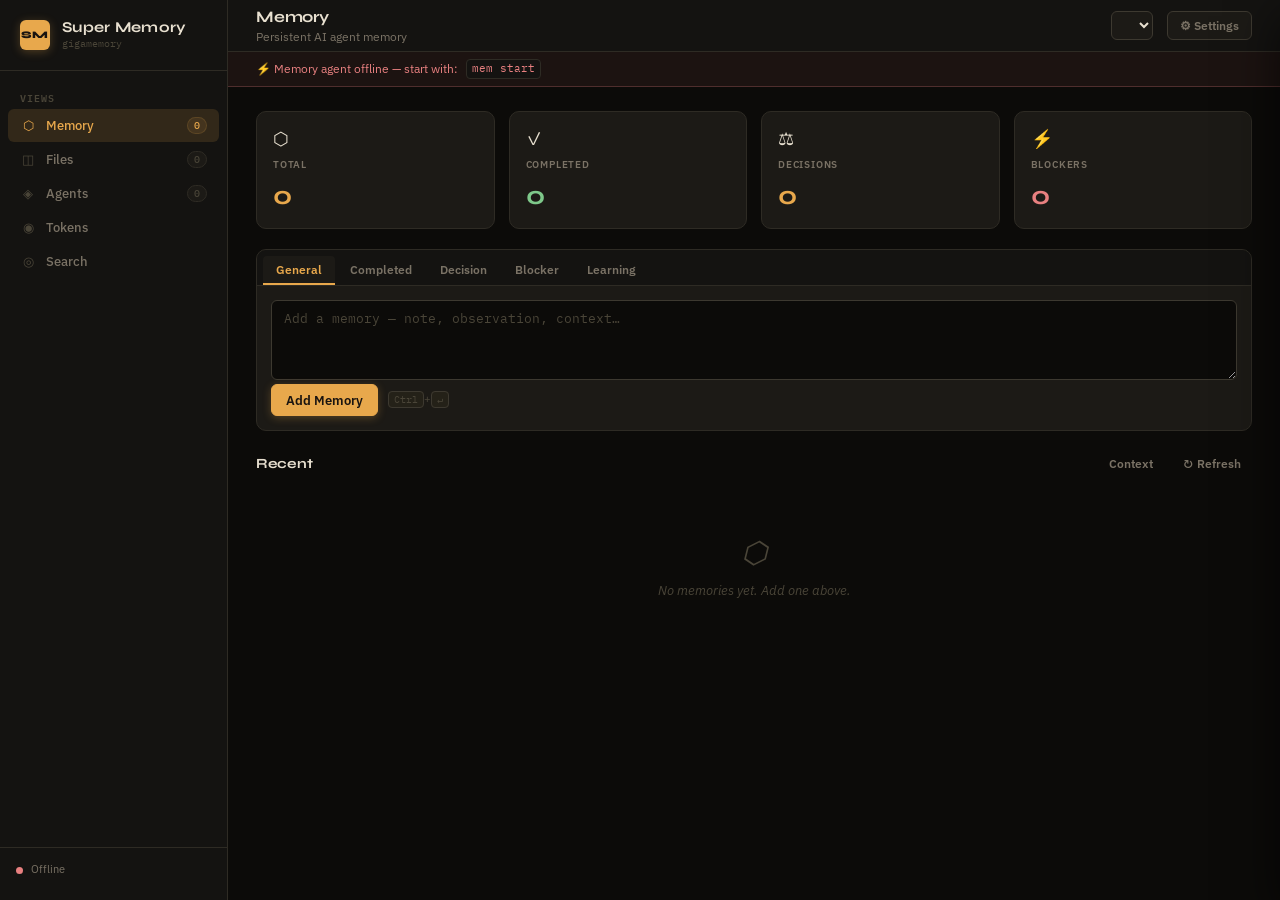
<file: dashboard.html>
<!DOCTYPE html>
<html lang="en">
<head>
<meta charset="UTF-8">
<meta name="viewport" content="width=device-width, initial-scale=1.0">
<title>Super Memory</title>
<link rel="preconnect" href="https://fonts.googleapis.com">
<link rel="preconnect" href="https://fonts.gstatic.com" crossorigin>
<link href="https://fonts.googleapis.com/css2?family=IBM+Plex+Mono:wght@400;500;600&family=IBM+Plex+Sans:wght@400;500;600&family=Syne:wght@600;700;800&display=swap" rel="stylesheet">
<style>
*,*::before,*::after{box-sizing:border-box;margin:0;padding:0}
html,body{height:100%;overflow:hidden}
body{font-family:'IBM Plex Sans',-apple-system,sans-serif;background:#0c0b09;color:#e8e0d0;font-size:13.5px;line-height:1.45;-webkit-font-smoothing:antialiased}
button{font-family:inherit;cursor:pointer;border:none;outline:none}
input,textarea,select{font-family:inherit;outline:none}
:focus-visible{outline:2px solid #e8a84c;outline-offset:2px;border-radius:4px}
::-webkit-scrollbar{width:5px;height:5px}
::-webkit-scrollbar-track{background:transparent}
::-webkit-scrollbar-thumb{background:#3d3930;border-radius:3px}
::-webkit-scrollbar-thumb:hover{background:#e8a84c}
::selection{background:rgba(232,168,76,.2)}

/* ── Tokens ─────────────────────────────────────── */
:root{
  --bg:#0c0b09;--surface:#141311;--card:#1c1a16;--card-hover:#242118;
  --border:#2e2b24;--border-bright:#3d3930;
  --text:#e8e0d0;--text-dim:#7a7265;--text-muted:#4a4538;
  --amber:#e8a84c;--amber-dim:rgba(232,168,76,.10);--amber-soft:rgba(232,168,76,.14);--amber-glow:rgba(232,168,76,.28);
  --green:#7ec88a;--green-dim:rgba(126,200,138,.10);
  --red:#e88080;--red-dim:rgba(232,128,128,.10);
  --cyan:#80c8e8;--cyan-dim:rgba(128,200,232,.10);
  --purple:#b080e8;--purple-dim:rgba(176,128,232,.10);
  --font:'IBM Plex Sans',-apple-system,sans-serif;
  --display:'Syne',sans-serif;
  --mono:'IBM Plex Mono',ui-monospace,monospace;
  --r-xs:4px;--r-sm:6px;--r-md:10px;--r-lg:14px;
  --shadow-1:0 1px 3px rgba(0,0,0,.4);
  --shadow-2:0 4px 20px rgba(0,0,0,.55);
  --shadow-3:0 16px 48px rgba(0,0,0,.65);
  --sidebar:228px;--header:52px;--tr:.12s;
}

/* ── Layout ─────────────────────────────────────── */
#app{display:grid;grid-template-columns:var(--sidebar) 1fr;height:100vh;overflow:hidden}
#sidebar{background:var(--surface);border-right:1px solid var(--border);display:flex;flex-direction:column;height:100vh;overflow:hidden}
#main{display:flex;flex-direction:column;height:100vh;overflow:hidden}

/* ── Brand ──────────────────────────────────────── */
.brand{padding:18px 20px;border-bottom:1px solid var(--border);display:flex;align-items:center;gap:12px;flex-shrink:0}
.brand-mark{width:30px;height:30px;border-radius:var(--r-sm);background:var(--amber);color:#1a1410;font-family:var(--display);font-weight:800;display:flex;align-items:center;justify-content:center;font-size:10px;letter-spacing:.06em;flex-shrink:0;box-shadow:0 2px 10px var(--amber-glow)}
.brand-title{font-family:var(--display);font-size:15px;font-weight:700;letter-spacing:.02em;line-height:1.2}
.brand-sub{font-size:10px;color:var(--text-muted);margin-top:1px;font-family:var(--mono)}

/* ── Sidebar Nav ────────────────────────────────── */
.nav{padding:10px 8px;flex:1;overflow-y:auto;display:flex;flex-direction:column;gap:1px}
.nav-section-label{font-size:9.5px;color:var(--text-muted);text-transform:uppercase;letter-spacing:.1em;font-weight:600;padding:10px 12px 4px;font-family:var(--mono)}
.nav-btn{display:flex;align-items:center;gap:10px;width:100%;padding:8px 12px;background:transparent;border:0;color:var(--text-dim);font-family:var(--font);font-size:13px;font-weight:500;text-align:left;cursor:pointer;border-radius:var(--r-sm);transition:background var(--tr),color var(--tr)}
.nav-btn .nav-icon{font-size:13px;width:16px;text-align:center;flex-shrink:0;color:var(--text-muted);transition:color var(--tr)}
.nav-btn .nav-count{margin-left:auto;font-family:var(--mono);font-size:10px;color:var(--text-muted);background:var(--card);padding:1px 6px;border-radius:10px;border:1px solid var(--border)}
.nav-btn:hover{background:var(--amber-dim);color:var(--text)}
.nav-btn:hover .nav-icon{color:var(--amber)}
.nav-btn.active{background:var(--amber-soft);color:var(--amber)}
.nav-btn.active .nav-icon{color:var(--amber)}
.nav-btn.active .nav-count{background:var(--amber-dim);border-color:var(--amber-soft);color:var(--amber)}
.nav-divider{height:1px;background:var(--border);margin:6px 12px}
.sidebar-footer{padding:14px 16px;border-top:1px solid var(--border);flex-shrink:0}
.agent-row{display:flex;align-items:center;gap:8px;margin-bottom:8px}
.status-dot{width:7px;height:7px;border-radius:50%;background:var(--text-muted);flex-shrink:0;transition:all var(--tr)}
.status-dot.ok{background:var(--green);box-shadow:0 0 7px var(--green)}
.status-dot.offline{background:var(--red)}
.footer-label{font-size:11px;color:var(--text-dim)}
.footer-mono{font-family:var(--mono);font-size:10px;color:var(--text-muted);margin-top:2px}

/* ── Header bar ─────────────────────────────────── */
#topbar{height:var(--header);background:var(--surface);border-bottom:1px solid var(--border);display:flex;align-items:center;padding:0 28px;gap:14px;flex-shrink:0}
.tb-title{font-family:var(--display);font-size:16px;font-weight:700;letter-spacing:-.2px}
.tb-sub{font-size:12px;color:var(--text-dim)}
.tb-sep{flex:1}
select.agent-sel{background:var(--card);border:1px solid var(--border-bright);border-radius:var(--r-sm);color:var(--text);padding:5px 10px;font-size:12px;font-family:var(--font);cursor:pointer;transition:border-color var(--tr)}
select.agent-sel:hover{border-color:var(--amber)}
.tb-btn{display:inline-flex;align-items:center;gap:6px;padding:6px 12px;border-radius:var(--r-sm);font-family:var(--font);font-size:12px;font-weight:600;border:1px solid var(--border-bright);background:var(--card);color:var(--text-dim);cursor:pointer;transition:all var(--tr)}
.tb-btn:hover{background:var(--card-hover);border-color:var(--amber);color:var(--text)}
#sync-time{font-size:11px;color:var(--text-muted);font-family:var(--mono)}

/* ── Offline banner ─────────────────────────────── */
#offline-banner{display:none;background:rgba(232,128,128,.07);border-bottom:1px solid rgba(232,128,128,.25);padding:7px 28px;font-size:12px;color:var(--red);align-items:center;gap:8px}
#offline-banner.show{display:flex}

/* ── Pages ──────────────────────────────────────── */
#pages{flex:1;overflow:hidden}
.page{display:none;flex-direction:column;height:100%;overflow:hidden}
.page.active{display:flex;animation:fadeUp .18s ease}
@keyframes fadeUp{from{opacity:0;transform:translateY(4px)}to{opacity:1;transform:translateY(0)}}
.page-body{flex:1;overflow-y:auto;padding:24px 28px 40px}

/* ── Cards ──────────────────────────────────────── */
.card{background:var(--card);border:1px solid var(--border);border-radius:var(--r-md);padding:16px}
.card:hover{border-color:var(--border-bright)}
.card-header{display:flex;justify-content:space-between;align-items:center;margin-bottom:12px;padding-bottom:10px;border-bottom:1px solid var(--border)}
.card-title{font-family:var(--display);font-size:13px;font-weight:700;letter-spacing:.02em}
.grid{display:grid;gap:14px}
.grid-2{grid-template-columns:1fr 1fr}
.grid-3{grid-template-columns:repeat(3,1fr)}
.grid-4{grid-template-columns:repeat(4,1fr)}
.grid-5{grid-template-columns:repeat(5,1fr)}

/* ── Stats ──────────────────────────────────────── */
.stat{background:var(--card);border:1px solid var(--border);border-radius:var(--r-md);padding:14px 16px;transition:border-color var(--tr)}
.stat:hover{border-color:var(--border-bright)}
.stat-icon{font-size:18px;margin-bottom:6px}
.stat-label{font-size:10px;text-transform:uppercase;letter-spacing:.08em;color:var(--text-dim);font-weight:600}
.stat-value{font-family:var(--display);font-size:26px;font-weight:700;margin-top:4px;letter-spacing:-.5px}
.stat-value.amber{color:var(--amber)}
.stat-value.green{color:var(--green)}
.stat-value.red{color:var(--red)}
.stat-value.cyan{color:var(--cyan)}
.stat-value.purple{color:var(--purple)}

/* ── Buttons ────────────────────────────────────── */
.btn{display:inline-flex;align-items:center;gap:6px;padding:7px 14px;border-radius:var(--r-sm);font-family:var(--font);font-size:12.5px;font-weight:600;border:1px solid var(--border-bright);background:var(--card);color:var(--text);cursor:pointer;transition:all var(--tr)}
.btn:hover{background:var(--card-hover);border-color:var(--amber)}
.btn-primary{background:var(--amber);color:#1a1410;border-color:var(--amber);box-shadow:0 2px 8px var(--amber-glow)}
.btn-primary:hover{filter:brightness(1.08);box-shadow:0 4px 16px var(--amber-glow)}
.btn-primary:disabled{opacity:.45;cursor:not-allowed;filter:none;box-shadow:none}
.btn-ghost{background:transparent;border-color:transparent;color:var(--text-dim)}
.btn-ghost:hover{color:var(--text);background:var(--amber-dim)}
.btn-danger{background:var(--red-dim);color:var(--red);border-color:rgba(232,128,128,.25)}
.btn-danger:hover{background:var(--red);color:#1a1410;border-color:var(--red)}
.btn-sm{padding:4px 10px;font-size:11.5px}

/* ── Fields ─────────────────────────────────────── */
.input,.textarea,.sel{width:100%;padding:8px 12px;background:var(--bg);border:1px solid var(--border-bright);border-radius:var(--r-sm);color:var(--text);font-family:var(--font);font-size:13px;transition:border-color var(--tr),box-shadow var(--tr)}
.textarea{font-family:var(--mono);font-size:12.5px;resize:vertical;min-height:80px;line-height:1.55}
.input:focus,.textarea:focus,.sel:focus{border-color:var(--amber);box-shadow:0 0 0 2px var(--amber-dim)}
.input::placeholder,.textarea::placeholder{color:var(--text-muted)}
.label{display:block;font-size:11px;color:var(--text-dim);margin-bottom:5px;text-transform:uppercase;letter-spacing:.05em;font-weight:600}
.field{margin-bottom:12px}

/* ── Badges ─────────────────────────────────────── */
.badge{display:inline-flex;align-items:center;gap:3px;padding:2px 8px;border-radius:99px;font-size:10px;font-weight:700;text-transform:uppercase;letter-spacing:.05em}
.badge-general{background:var(--cyan-dim);color:var(--cyan)}
.badge-completed{background:var(--green-dim);color:var(--green)}
.badge-decision{background:var(--amber-dim);color:var(--amber)}
.badge-blocker{background:var(--red-dim);color:var(--red)}
.badge-learning{background:var(--purple-dim);color:var(--purple)}
.badge-agent{background:var(--card-hover);color:var(--text-dim);border:1px solid var(--border-bright)}
.badge-source{background:var(--card-hover);color:var(--text-muted);border:1px solid var(--border)}

/* ── Memory entries ─────────────────────────────── */
.entry{padding:12px 16px;border:1px solid var(--border);border-radius:var(--r-sm);background:var(--card);margin-bottom:8px;transition:border-color var(--tr);position:relative}
.entry:hover{border-color:var(--border-bright)}
.entry:hover .entry-del{opacity:1}
.entry-left{display:flex;gap:0;align-items:stretch}
.entry-bar{width:3px;border-radius:2px;flex-shrink:0;margin-right:14px;opacity:.8}
.entry-content{flex:1;min-width:0}
.entry-head{display:flex;align-items:center;gap:8px;flex-wrap:wrap;margin-bottom:6px}
.entry-text{color:var(--text);white-space:pre-wrap;word-break:break-word;font-size:13px;line-height:1.55;cursor:pointer}
.entry-text.trunc{display:-webkit-box;-webkit-line-clamp:3;-webkit-box-orient:vertical;overflow:hidden}
.entry-foot{display:flex;align-items:center;gap:8px;margin-top:8px;font-family:var(--mono);font-size:10.5px;color:var(--text-muted)}
.entry-time{cursor:default;position:relative}
.entry-time:hover::after{content:attr(data-abs);position:absolute;bottom:calc(100% + 6px);left:0;background:var(--card-hover);border:1px solid var(--border-bright);padding:4px 9px;border-radius:var(--r-sm);white-space:nowrap;z-index:10;font-size:11px;color:var(--text);box-shadow:var(--shadow-2)}
.entry-del{opacity:0;position:absolute;top:10px;right:10px;background:var(--red-dim);border:1px solid rgba(232,128,128,.22);color:var(--red);border-radius:var(--r-xs);padding:3px 7px;font-size:11px;transition:opacity var(--tr),background var(--tr)}
.entry-del:hover{background:var(--red);color:#1a1410}

/* ── Quick Add ──────────────────────────────────── */
#quick-add{background:var(--card);border:1px solid var(--border);border-radius:var(--r-md);margin-bottom:20px;overflow:hidden}
.qa-tabs{display:flex;border-bottom:1px solid var(--border);background:var(--surface);gap:2px;padding:6px 6px 0}
.qa-tab{padding:6px 13px;background:transparent;border:0;color:var(--text-dim);font-family:var(--font);font-size:12px;font-weight:600;cursor:pointer;border-bottom:2px solid transparent;border-radius:var(--r-xs) var(--r-xs) 0 0;transition:color var(--tr),background var(--tr)}
.qa-tab:hover{color:var(--text)}
.qa-tab.active{color:var(--amber);border-bottom-color:var(--amber);background:var(--card)}
.qa-body{padding:14px}
.qa-panel{display:none;flex-direction:column;gap:10px}
.qa-panel.active{display:flex}
.qa-row{display:grid;gap:10px}
.qa-row.cols2{grid-template-columns:1fr 1fr}
.qa-actions{display:flex;align-items:center;gap:10px;margin-top:4px}
kbd{background:var(--card-hover);border:1px solid var(--border-bright);border-radius:var(--r-xs);padding:1px 5px;font-size:10px;font-family:var(--mono)}
.shortcut-hint{font-size:11px;color:var(--text-muted)}

/* ── Section headers ────────────────────────────── */
.section-row{display:flex;align-items:center;justify-content:space-between;margin-bottom:14px}
.section-title{font-family:var(--display);font-size:14px;font-weight:700;letter-spacing:.01em}

/* ── Context panel ──────────────────────────────── */
#ctx-panel{background:var(--card);border:1px solid var(--border);border-radius:var(--r-md);margin-top:16px;overflow:hidden;display:none}
#ctx-panel.open{display:block;animation:fadeUp .18s ease}
.ctx-head{display:flex;align-items:center;justify-content:space-between;padding:10px 14px;border-bottom:1px solid var(--border);background:var(--surface)}
.ctx-body{padding:14px;font-family:var(--mono);font-size:12px;color:var(--text-dim);line-height:1.65;max-height:320px;overflow-y:auto;white-space:pre-wrap;word-break:break-word}

/* ── Files ──────────────────────────────────────── */
.files-split{display:grid;grid-template-columns:270px 1fr;gap:16px;height:calc(100vh - var(--header) - 120px)}
.file-tree{background:var(--card);border:1px solid var(--border);border-radius:var(--r-md);display:flex;flex-direction:column;overflow:hidden}
.file-tree-head{padding:10px 12px;border-bottom:1px solid var(--border);display:flex;flex-direction:column;gap:8px;background:var(--surface)}
.file-list{flex:1;overflow-y:auto;padding:6px}
.file-dir{font-size:9.5px;color:var(--text-muted);text-transform:uppercase;letter-spacing:.1em;padding:8px 10px 3px;font-family:var(--mono);font-weight:600}
.file-row{display:flex;align-items:center;gap:8px;padding:6px 10px;border-radius:var(--r-xs);cursor:pointer;color:var(--text-dim);transition:background var(--tr),color var(--tr)}
.file-row:hover{background:var(--amber-dim);color:var(--text)}
.file-row.active{background:var(--amber-soft);color:var(--amber)}
.file-name{flex:1;min-width:0;overflow:hidden;text-overflow:ellipsis;white-space:nowrap;font-family:var(--mono);font-size:11px}
.file-detail{background:var(--card);border:1px solid var(--border);border-radius:var(--r-md);overflow-y:auto;padding:20px;display:flex;flex-direction:column;gap:16px}
.file-detail-empty{display:flex;flex-direction:column;align-items:center;justify-content:center;height:100%;gap:8px;color:var(--text-muted);font-size:13px}
.fd-path{font-family:var(--mono);font-size:12px;color:var(--amber);background:var(--surface);border:1px solid var(--border);padding:9px 12px;border-radius:var(--r-sm);display:flex;align-items:center;justify-content:space-between}
.copy-btn{background:none;border:none;color:var(--text-muted);cursor:pointer;font-size:12px;padding:2px 6px;border-radius:var(--r-xs);transition:color var(--tr),background var(--tr)}
.copy-btn:hover{color:var(--amber);background:var(--amber-dim)}
.tag-list{display:flex;flex-wrap:wrap;gap:6px}
.tag{display:inline-flex;align-items:center;gap:4px;background:var(--surface);border:1px solid var(--border-bright);border-radius:var(--r-xs);padding:3px 8px;font-size:11px;color:var(--text-dim)}
.folders-grid{display:grid;grid-template-columns:repeat(auto-fill,minmax(230px,1fr));gap:12px}
.folder-card{background:var(--card);border:1px solid var(--border);border-radius:var(--r-md);padding:14px;transition:border-color var(--tr)}
.folder-card:hover{border-color:var(--border-bright)}
.folder-path{font-family:var(--mono);font-size:11px;color:var(--amber);margin-bottom:6px}
.project-card{background:var(--card);border:1px solid var(--border);border-radius:var(--r-md);padding:16px;transition:border-color var(--tr)}
.project-card:hover{border-color:var(--border-bright)}
.proj-name{font-family:var(--display);font-size:15px;font-weight:700;margin-bottom:4px}
.proj-root{font-family:var(--mono);font-size:10.5px;color:var(--text-muted);margin-bottom:10px}

/* ── Agents ─────────────────────────────────────── */
.agents-grid{display:grid;grid-template-columns:repeat(auto-fill,minmax(280px,1fr));gap:14px}
.agent-card{background:var(--card);border:1px solid var(--border);border-radius:var(--r-md);padding:18px;transition:all var(--tr)}
.agent-card:hover{border-color:var(--border-bright)}
.agent-card.active-agent{border-color:var(--amber);box-shadow:0 0 0 1px var(--amber),0 4px 20px var(--amber-glow)}
.agent-name{font-family:var(--display);font-size:17px;font-weight:700;margin-bottom:8px;display:flex;align-items:center;gap:8px}
.active-badge{background:var(--amber);color:#1a1410;font-size:9px;font-weight:700;padding:2px 7px;border-radius:var(--r-xs);letter-spacing:.06em;text-transform:uppercase}
.badge-claude{background:var(--purple-dim);color:var(--purple)}
.badge-openai{background:var(--green-dim);color:var(--green)}
.badge-gemini{background:var(--cyan-dim);color:var(--cyan)}
.badge-custom{background:var(--amber-dim);color:var(--amber)}
.agent-meta{font-size:12px;color:var(--text-dim);margin:3px 0;display:flex;gap:8px;align-items:center}
.agent-meta code{font-family:var(--mono);font-size:10px;color:var(--text-muted)}
.agent-actions{display:flex;gap:8px;margin-top:14px}

/* ── Token table ────────────────────────────────── */
.tbl{width:100%;border-collapse:collapse;font-size:12.5px}
.tbl th,.tbl td{padding:9px 12px;text-align:left;border-bottom:1px solid var(--border)}
.tbl th{color:var(--text-dim);font-weight:600;text-transform:uppercase;font-size:10px;letter-spacing:.07em;cursor:pointer;user-select:none;white-space:nowrap}
.tbl th:hover{color:var(--amber)}
.tbl tbody tr:hover{background:var(--amber-dim)}
.tbl .mono{font-family:var(--mono);font-size:12px}
.tbl .amber{color:var(--amber);font-family:var(--mono)}
.tbl .gr{color:var(--green);font-family:var(--mono)}

/* ── Chart ──────────────────────────────────────── */
#cost-canvas{width:100%;display:block;cursor:crosshair;border-radius:var(--r-sm)}
.chart-tooltip{position:fixed;background:var(--card-hover);border:1px solid var(--border-bright);border-radius:var(--r-sm);padding:7px 12px;font-size:12px;font-family:var(--mono);pointer-events:none;z-index:50;display:none;box-shadow:var(--shadow-2)}

/* ── Search ─────────────────────────────────────── */
.search-wrap{max-width:680px;margin:0 auto}
.search-bar{position:relative;margin-bottom:14px}
.search-icon{position:absolute;left:14px;top:50%;transform:translateY(-50%);color:var(--text-muted);font-size:15px;pointer-events:none}
#search-input{background:var(--card);border:1px solid var(--border-bright);border-radius:var(--r-md);color:var(--text);padding:12px 16px 12px 46px;font-size:15px;font-family:var(--font);width:100%;transition:all var(--tr)}
#search-input:focus{border-color:var(--amber);box-shadow:0 0 0 2px var(--amber-dim)}
.search-toggles{display:flex;gap:6px;margin-bottom:20px}
.stoggle{padding:5px 14px;border-radius:99px;font-size:12px;font-weight:600;cursor:pointer;background:var(--card);border:1px solid var(--border-bright);color:var(--text-dim);transition:all var(--tr)}
.stoggle.active{background:var(--amber-soft);border-color:var(--amber);color:var(--amber)}
.sr-card{background:var(--card);border:1px solid var(--border);border-radius:var(--r-sm);padding:14px;margin-bottom:8px;cursor:pointer;transition:border-color var(--tr)}
.sr-card:hover{border-color:var(--border-bright)}
.sr-text{font-size:13px;color:var(--text-dim);line-height:1.5;margin-top:7px}
.sr-empty{text-align:center;color:var(--text-muted);padding:48px 0;font-size:13px;font-style:italic}

/* ── Modal ───────────────────────────────────────── */
.modal-overlay{position:fixed;inset:0;background:rgba(0,0,0,.72);backdrop-filter:blur(3px);z-index:200;display:flex;align-items:center;justify-content:center;opacity:0;pointer-events:none;transition:opacity var(--tr)}
.modal-overlay.open{opacity:1;pointer-events:all}
.modal{background:var(--card);border:1px solid var(--border-bright);border-radius:var(--r-lg);padding:24px;width:480px;max-width:95vw;transform:translateY(10px) scale(.98);transition:transform .2s cubic-bezier(.34,1.56,.64,1);box-shadow:var(--shadow-3)}
.modal-overlay.open .modal{transform:translateY(0) scale(1)}
.modal-title{font-family:var(--display);font-size:16px;font-weight:700;margin-bottom:20px}
.modal-actions{display:flex;justify-content:flex-end;gap:8px;margin-top:20px;padding-top:16px;border-top:1px solid var(--border)}
.type-btns{display:flex;gap:6px;flex-wrap:wrap}
.type-btn{padding:5px 12px;border-radius:var(--r-sm);font-size:12px;font-weight:600;cursor:pointer;background:var(--surface);border:1px solid var(--border-bright);color:var(--text-dim);transition:all var(--tr)}
.type-btn.active{background:var(--amber);border-color:var(--amber);color:#1a1410}
.eye-toggle{position:relative;display:flex;align-items:center}
.eye-toggle .input{padding-right:36px}
.eye-btn{position:absolute;right:10px;background:none;border:none;color:var(--text-muted);cursor:pointer;font-size:14px;padding:0}

/* ── Settings ────────────────────────────────────── */
#settings-overlay{position:fixed;inset:0;z-index:150;pointer-events:none}
#settings-overlay.open{pointer-events:all}
#settings-bg{position:absolute;inset:0;background:rgba(0,0,0,.5);opacity:0;transition:opacity var(--tr)}
#settings-overlay.open #settings-bg{opacity:1}
#settings-panel{position:absolute;top:0;right:0;width:340px;height:100%;background:var(--surface);border-left:1px solid var(--border-bright);display:flex;flex-direction:column;transform:translateX(100%);transition:transform .22s ease;box-shadow:var(--shadow-3)}
#settings-overlay.open #settings-panel{transform:translateX(0)}
.sp-head{padding:18px 22px;border-bottom:1px solid var(--border);display:flex;align-items:center;justify-content:space-between}
.sp-head-title{font-family:var(--display);font-size:15px;font-weight:700}
.sp-body{flex:1;overflow-y:auto;padding:22px;display:flex;flex-direction:column;gap:22px}
.sp-section{font-size:10px;color:var(--text-muted);text-transform:uppercase;letter-spacing:.1em;font-weight:700;margin-bottom:10px;font-family:var(--mono)}
.sp-row{display:flex;align-items:center;justify-content:space-between;margin-bottom:10px}
.sp-label{font-size:13px;color:var(--text-dim)}
.sp-sel{background:var(--card);border:1px solid var(--border-bright);border-radius:var(--r-sm);color:var(--text);padding:5px 9px;font-size:12px;font-family:var(--font)}

/* ── Toasts ─────────────────────────────────────── */
#toast-container{position:fixed;bottom:20px;right:20px;z-index:300;display:flex;flex-direction:column;gap:8px;pointer-events:none}
.toast{pointer-events:auto;background:var(--card);border:1px solid var(--border-bright);border-left:3px solid var(--amber);border-radius:var(--r-sm);padding:10px 16px;font-size:12.5px;display:flex;align-items:center;gap:10px;min-width:240px;animation:toastIn .18s ease;box-shadow:var(--shadow-2)}
.toast.success{border-left-color:var(--green)}
.toast.error{border-left-color:var(--red)}
@keyframes toastIn{from{opacity:0;transform:translateY(6px)}to{opacity:1;transform:translateY(0)}}
@keyframes toastOut{to{opacity:0;transform:translateX(12px)}}
.toast.out{animation:toastOut .18s ease forwards}

/* ── Spinner ─────────────────────────────────────── */
.spinner{width:13px;height:13px;border:2px solid rgba(26,20,16,.25);border-top-color:#1a1410;border-radius:50%;animation:spin .5s linear infinite;flex-shrink:0}
@keyframes spin{to{transform:rotate(360deg)}}

/* ── Skeletons ───────────────────────────────────── */
.skel{background:linear-gradient(90deg,var(--card) 0%,var(--card-hover) 50%,var(--card) 100%);background-size:200% 100%;animation:skel 1.4s infinite;border-radius:var(--r-xs)}
.skel-line{height:11px;margin-bottom:6px}
.skel-card{height:56px;margin-bottom:8px}
@keyframes skel{from{background-position:200% 0}to{background-position:-200% 0}}

/* ── Misc ─────────────────────────────────────────── */
.pre{font-family:var(--mono);font-size:12px;white-space:pre-wrap;word-break:break-word;color:var(--text);padding:12px;max-height:380px;overflow:auto;line-height:1.6}
.empty{padding:40px;text-align:center;color:var(--text-muted);font-style:italic;font-size:13px}
.empty big{display:block;font-size:30px;margin-bottom:8px}
details summary{cursor:pointer;color:var(--text-dim);font-size:11px;font-weight:600;user-select:none}
details summary:hover{color:var(--amber)}
code{font-family:var(--mono);font-size:11px;background:var(--surface);padding:1px 5px;border-radius:var(--r-xs);border:1px solid var(--border)}
.model-pill{background:var(--surface);border:1px solid var(--border-bright);border-radius:99px;padding:4px 12px;font-size:12px;color:var(--text-dim);font-family:var(--mono)}
</style>
</head>
<body>
<div id="app">

  <!-- SIDEBAR -->
  <aside id="sidebar">
    <div class="brand">
      <div class="brand-mark">SM</div>
      <div>
        <div class="brand-title">Super Memory</div>
        <div class="brand-sub">gigamemory</div>
      </div>
    </div>
    <nav class="nav">
      <div class="nav-section-label">Views</div>
      <button class="nav-btn active" data-page="memory"><span class="nav-icon">⬡</span>Memory<span class="nav-count" id="nb-memory">0</span></button>
      <button class="nav-btn" data-page="files"><span class="nav-icon">◫</span>Files<span class="nav-count" id="nb-files">0</span></button>
      <button class="nav-btn" data-page="agents"><span class="nav-icon">◈</span>Agents<span class="nav-count" id="nb-agents">0</span></button>
      <button class="nav-btn" data-page="tokens"><span class="nav-icon">◉</span>Tokens</button>
      <button class="nav-btn" data-page="search"><span class="nav-icon">◎</span>Search</button>
    </nav>
    <div class="sidebar-footer">
      <div class="agent-row">
        <div class="status-dot" id="status-dot"></div>
        <span class="footer-label" id="status-text">Connecting…</span>
      </div>
      <div class="footer-mono" id="sync-time"></div>
    </div>
  </aside>

  <!-- MAIN -->
  <div id="main">
    <div id="topbar">
      <div>
        <div class="tb-title" id="tb-title">Memory</div>
        <div class="tb-sub" id="tb-sub">Persistent AI agent memory</div>
      </div>
      <div class="tb-sep"></div>
      <select class="agent-sel" id="agent-selector"></select>
      <button class="tb-btn" id="settings-btn">⚙ Settings</button>
    </div>

    <div id="offline-banner">⚡ Memory agent offline — start with: <code>mem start</code></div>

    <div id="pages">

      <!-- PAGE: MEMORY -->
      <div class="page active" id="page-memory">
        <div class="page-body">
          <div class="grid grid-4" style="margin-bottom:20px" id="stats-grid">
            <div class="stat"><div class="stat-icon">⬡</div><div class="stat-label">Total</div><div class="stat-value amber" id="s-total">0</div></div>
            <div class="stat"><div class="stat-icon">✓</div><div class="stat-label">Completed</div><div class="stat-value green" id="s-completed">0</div></div>
            <div class="stat"><div class="stat-icon">⚖</div><div class="stat-label">Decisions</div><div class="stat-value" style="color:var(--amber)" id="s-decisions">0</div></div>
            <div class="stat"><div class="stat-icon">⚡</div><div class="stat-label">Blockers</div><div class="stat-value red" id="s-blockers">0</div></div>
          </div>

          <!-- Quick Add -->
          <div id="quick-add">
            <div class="qa-tabs">
              <button class="qa-tab active" data-type="general">General</button>
              <button class="qa-tab" data-type="completed">Completed</button>
              <button class="qa-tab" data-type="decision">Decision</button>
              <button class="qa-tab" data-type="blocker">Blocker</button>
              <button class="qa-tab" data-type="learning">Learning</button>
            </div>
            <div class="qa-body">
              <div class="qa-panel active" id="qp-general">
                <textarea class="textarea" id="qa-text" placeholder="Add a memory — note, observation, context…"></textarea>
              </div>
              <div class="qa-panel" id="qp-completed">
                <div class="qa-row cols2"><input class="input" id="qa-task" placeholder="Task name"><input class="input" id="qa-result" placeholder="Result / outcome"></div>
                <input class="input" id="qa-artifacts" placeholder="Artifacts (comma-separated paths, optional)">
              </div>
              <div class="qa-panel" id="qp-decision">
                <div class="qa-row cols2"><input class="input" id="qa-topic" placeholder="Topic"><input class="input" id="qa-decision" placeholder="Decision made"></div>
                <input class="input" id="qa-reason" placeholder="Reason / rationale">
              </div>
              <div class="qa-panel" id="qp-blocker">
                <div class="qa-row cols2"><input class="input" id="qa-btask" placeholder="Task being blocked"><input class="input" id="qa-blocker" placeholder="What is blocking it"></div>
                <input class="input" id="qa-needed" placeholder="What is needed to unblock">
              </div>
              <div class="qa-panel" id="qp-learning">
                <textarea class="textarea" id="qa-learning-text" placeholder="Insight, pattern, best practice — what did you learn?"></textarea>
              </div>
              <div class="qa-actions">
                <button class="btn btn-primary" id="qa-submit">Add Memory</button>
                <span class="shortcut-hint"><kbd>Ctrl</kbd>+<kbd>↵</kbd></span>
              </div>
            </div>
          </div>

          <div class="section-row">
            <div class="section-title">Recent</div>
            <div style="display:flex;gap:8px;align-items:center">
              <button class="btn btn-ghost btn-sm" onclick="toggleCtx()">Context</button>
              <button class="btn btn-ghost btn-sm" onclick="loadMemories()">↻ Refresh</button>
            </div>
          </div>
          <div id="memories-list"><div class="empty"><big>⬡</big>No memories yet.</div></div>
          <div style="display:flex;justify-content:center;margin-top:16px">
            <button class="btn btn-ghost btn-sm" id="load-more-btn" style="display:none" onclick="loadMore()">Load more</button>
          </div>

          <div id="ctx-panel">
            <div class="ctx-head">
              <span style="font-family:var(--display);font-size:13px;font-weight:700">Prompt Context</span>
              <button class="copy-btn" onclick="copyCtx()">Copy</button>
            </div>
            <div class="ctx-body" id="ctx-body">Loading…</div>
          </div>
        </div>
      </div>

      <!-- PAGE: FILES -->
      <div class="page" id="page-files">
        <div class="page-body">
          <div class="files-split">
            <div class="file-tree">
              <div class="file-tree-head">
                <input class="input" id="file-search" placeholder="Filter files…" style="font-size:12px;padding:6px 10px">
                <button class="btn btn-primary btn-sm" style="width:100%;justify-content:center" onclick="openModal('modal-file')">＋ Track File</button>
              </div>
              <div class="file-list" id="file-list"><div class="empty">No files tracked.</div></div>
            </div>
            <div class="file-detail" id="file-detail">
              <div class="file-detail-empty"><span style="font-size:30px;opacity:.4">◫</span><span>Select a file</span></div>
            </div>
          </div>

          <div class="section-row" style="margin-top:28px">
            <div class="section-title">Folders</div>
            <button class="btn btn-primary btn-sm" onclick="openModal('modal-folder')">＋ Add</button>
          </div>
          <div class="folders-grid" id="folders-grid"><div class="empty">No folders tracked.</div></div>

          <div class="section-row" style="margin-top:28px">
            <div class="section-title">Projects</div>
            <button class="btn btn-primary btn-sm" onclick="openModal('modal-project')">＋ Add</button>
          </div>
          <div id="projects-list"><div class="empty">No projects tracked.</div></div>
        </div>
      </div>

      <!-- PAGE: AGENTS -->
      <div class="page" id="page-agents">
        <div class="page-body">
          <div style="display:flex;justify-content:flex-end;margin-bottom:20px">
            <button class="btn btn-primary" onclick="openModal('modal-agent')">＋ Add Agent</button>
          </div>
          <div class="agents-grid" id="agents-grid"><div class="empty">No agents configured.</div></div>
        </div>
      </div>

      <!-- PAGE: TOKENS -->
      <div class="page" id="page-tokens">
        <div class="page-body">
          <div class="grid grid-5" style="margin-bottom:24px">
            <div class="stat"><div class="stat-label">Total Cost</div><div class="stat-value amber" id="t-cost" style="font-size:20px">$0.0000</div></div>
            <div class="stat"><div class="stat-label">Requests</div><div class="stat-value" id="t-reqs">0</div></div>
            <div class="stat"><div class="stat-label">Input Tokens</div><div class="stat-value cyan" id="t-input" style="font-size:20px">0</div></div>
            <div class="stat"><div class="stat-label">Output Tokens</div><div class="stat-value green" id="t-output" style="font-size:20px">0</div></div>
            <div class="stat"><div class="stat-label">Cache Saved</div><div class="stat-value green" id="t-saved" style="font-size:20px">$0.00</div></div>
          </div>
          <div class="card" style="margin-bottom:16px">
            <div class="card-header"><div class="card-title">Daily Cost (USD)</div></div>
            <canvas id="cost-canvas" height="180"></canvas>
          </div>
          <div class="card" style="margin-bottom:16px">
            <div class="card-header"><div class="card-title">Models Used</div></div>
            <div style="display:flex;flex-wrap:wrap;gap:8px" id="models-row"><span style="color:var(--text-muted);font-size:12px">No data yet.</span></div>
          </div>
          <div class="card">
            <div class="card-header"><div class="card-title">Recent Requests</div></div>
            <div style="overflow-x:auto">
              <table class="tbl">
                <thead><tr>
                  <th data-col="timestamp">Time</th>
                  <th data-col="model">Model</th>
                  <th data-col="input_tokens">Input</th>
                  <th data-col="output_tokens">Output</th>
                  <th data-col="estimated_cost_usd">Cost</th>
                  <th data-col="cache_savings_usd">Saved</th>
                </tr></thead>
                <tbody id="token-tbody"></tbody>
              </table>
            </div>
          </div>
        </div>
      </div>

      <!-- PAGE: SEARCH -->
      <div class="page" id="page-search">
        <div class="page-body">
          <div class="search-wrap">
            <div class="search-bar">
              <span class="search-icon">⌕</span>
              <input type="text" id="search-input" placeholder="Search memories and files…" autocomplete="off">
            </div>
            <div class="search-toggles">
              <button class="stoggle active" data-stype="memories">Memories</button>
              <button class="stoggle" data-stype="files">Files</button>
            </div>
            <div id="search-results"><div class="sr-empty">Start typing to search…</div></div>
          </div>
        </div>
      </div>

    </div><!-- /pages -->
  </div><!-- /main -->
</div><!-- /app -->

<!-- chart tooltip -->
<div class="chart-tooltip" id="chart-tooltip"></div>

<!-- MODAL: ADD AGENT -->
<div class="modal-overlay" id="modal-agent">
  <div class="modal" onclick="event.stopPropagation()">
    <div class="modal-title">Add Agent</div>
    <div class="field"><label class="label">Name</label><input class="input" id="ag-name" placeholder="my-agent (no spaces)"></div>
    <div class="field"><label class="label">Type</label>
      <div class="type-btns">
        <button class="type-btn active" data-agtype="claude">Claude</button>
        <button class="type-btn" data-agtype="openai">OpenAI</button>
        <button class="type-btn" data-agtype="gemini">Gemini</button>
        <button class="type-btn" data-agtype="custom">Custom</button>
      </div>
    </div>
    <div class="field"><label class="label">Model</label><input class="input" id="ag-model" placeholder="claude-3-5-sonnet-20241022"></div>
    <div class="field"><label class="label">API Key</label>
      <div class="eye-toggle"><input class="input" type="password" id="ag-key" placeholder="sk-…"><button class="eye-btn" onclick="togglePw('ag-key',this)">👁</button></div>
    </div>
    <div class="field"><label class="label">API URL <span style="color:var(--text-muted)">(optional)</span></label><input class="input" id="ag-url" placeholder="https://api.anthropic.com"></div>
    <div class="modal-actions">
      <button class="btn btn-ghost" onclick="closeModal('modal-agent')">Cancel</button>
      <button class="btn btn-primary" id="ag-submit" onclick="submitAgent()">Add Agent</button>
    </div>
  </div>
</div>

<!-- MODAL: TRACK FILE -->
<div class="modal-overlay" id="modal-file">
  <div class="modal" onclick="event.stopPropagation()">
    <div class="modal-title">Track File</div>
    <div class="field"><label class="label">File Path</label><input class="input" id="fi-path" placeholder="/path/to/file.py"></div>
    <div class="field"><label class="label">Purpose</label><input class="input" id="fi-purpose" placeholder="What is this file for?"></div>
    <div class="field"><label class="label">Description</label><textarea class="textarea" id="fi-desc" placeholder="Additional description…" style="min-height:60px"></textarea></div>
    <div class="modal-actions">
      <button class="btn btn-ghost" onclick="closeModal('modal-file')">Cancel</button>
      <button class="btn btn-primary" onclick="submitFile()">Track File</button>
    </div>
  </div>
</div>

<!-- MODAL: ADD FOLDER -->
<div class="modal-overlay" id="modal-folder">
  <div class="modal" onclick="event.stopPropagation()">
    <div class="modal-title">Track Folder</div>
    <div class="field"><label class="label">Folder Path</label><input class="input" id="fo-path" placeholder="/path/to/folder"></div>
    <div class="field"><label class="label">Purpose</label><input class="input" id="fo-purpose" placeholder="What is this folder for?"></div>
    <div class="field"><label class="label">Description</label><textarea class="textarea" id="fo-desc" style="min-height:60px" placeholder="Optional description…"></textarea></div>
    <div class="modal-actions">
      <button class="btn btn-ghost" onclick="closeModal('modal-folder')">Cancel</button>
      <button class="btn btn-primary" onclick="submitFolder()">Track Folder</button>
    </div>
  </div>
</div>

<!-- MODAL: ADD PROJECT -->
<div class="modal-overlay" id="modal-project">
  <div class="modal" onclick="event.stopPropagation()">
    <div class="modal-title">Add Project</div>
    <div class="field"><label class="label">Name</label><input class="input" id="pr-name" placeholder="my-project"></div>
    <div class="field"><label class="label">Root Path</label><input class="input" id="pr-root" placeholder="/path/to/project"></div>
    <div class="field"><label class="label">Architecture</label><textarea class="textarea" id="pr-arch" placeholder="Brief architecture description…" style="min-height:60px"></textarea></div>
    <div class="modal-actions">
      <button class="btn btn-ghost" onclick="closeModal('modal-project')">Cancel</button>
      <button class="btn btn-primary" onclick="submitProject()">Add Project</button>
    </div>
  </div>
</div>

<!-- SETTINGS PANEL -->
<div id="settings-overlay">
  <div id="settings-bg" onclick="closeSettings()"></div>
  <div id="settings-panel">
    <div class="sp-head">
      <span class="sp-head-title">Settings</span>
      <button class="btn btn-ghost btn-sm" onclick="closeSettings()">✕</button>
    </div>
    <div class="sp-body">
      <div>
        <div class="sp-section">Connection</div>
        <div class="field"><label class="label">API URL</label><input class="input" id="sp-url" value="http://127.0.0.1:8080"></div>
        <button class="btn btn-primary" style="width:100%;justify-content:center" onclick="applySettings()">Apply</button>
      </div>
      <div>
        <div class="sp-section">Polling</div>
        <div class="sp-row"><span class="sp-label">Refresh interval</span>
          <select class="sp-sel" id="sp-interval">
            <option value="10000">10s</option>
            <option value="30000" selected>30s</option>
            <option value="60000">60s</option>
            <option value="0">Manual</option>
          </select>
        </div>
        <div class="sp-row"><span class="sp-label">Memories per page</span>
          <select class="sp-sel" id="sp-perpage">
            <option value="10">10</option>
            <option value="25" selected>25</option>
            <option value="50">50</option>
          </select>
        </div>
      </div>
      <div>
        <div class="sp-section">Data</div>
        <button class="btn" style="width:100%;justify-content:center;margin-bottom:8px" onclick="exportMemories()">⬇ Export Memories (JSON)</button>
        <label class="btn" style="width:100%;justify-content:center;cursor:pointer">⬆ Import Memories (JSON)<input type="file" accept=".json" style="display:none" onchange="importMemories(this)"></label>
      </div>
    </div>
  </div>
</div>

<div id="toast-container"></div>

<script>
// ── Config & State ─────────────────────────────────────────────────────────
const TWEAK_DEFAULTS = /*EDITMODE-BEGIN*/{"apiUrl":"http://127.0.0.1:8080","pollInterval":30000,"perPage":25}/*EDITMODE-END*/;
const config = {...TWEAK_DEFAULTS};

const PAGE_TITLES = {memory:['Memory','Persistent AI agent memory'],files:['Files','Tracked files, folders and projects'],agents:['Agents','Manage AI agents'],tokens:['Tokens','Cost tracking and usage analytics'],search:['Search','Search memories and files']};

const state = {
  activePage: localStorage.getItem('sm-page') || 'memory',
  memories:[], memOffset:0,
  files:[], folders:[], projects:[],
  agents:[], activeAgent:'default',
  tokenEntries:[],
  isConnected:false, lastSync:null,
  selectedFile:null,
  searchType:'memories',
  sortCol:'timestamp', sortDir:-1,
  ctxOpen:false,
  expanded:new Set(),
};

// ── API ────────────────────────────────────────────────────────────────────
const api = {
  get: ep => fetch(`${config.apiUrl}${ep}`).then(r => { if(!r.ok) throw new Error(r.status); return r.json(); }),
  post: (ep,data) => fetch(`${config.apiUrl}${ep}`, {method:'POST',headers:{'Content-Type':'application/json'},body:JSON.stringify(data)}).then(r => { if(!r.ok) throw new Error(r.status); return r.json(); })
};

// ── Toast ──────────────────────────────────────────────────────────────────
function toast(msg, type='info', dur=3000) {
  const c = document.getElementById('toast-container');
  const el = document.createElement('div');
  el.className = `toast ${type}`;
  el.textContent = msg;
  c.appendChild(el);
  setTimeout(() => { el.classList.add('out'); setTimeout(() => el.remove(), 200); }, dur);
}

// ── Navigation ─────────────────────────────────────────────────────────────
document.querySelectorAll('.nav-btn[data-page]').forEach(btn => {
  btn.addEventListener('click', () => navigateTo(btn.dataset.page));
});

function navigateTo(page) {
  state.activePage = page;
  localStorage.setItem('sm-page', page);
  document.querySelectorAll('.nav-btn[data-page]').forEach(b => b.classList.toggle('active', b.dataset.page === page));
  document.querySelectorAll('.page').forEach(p => p.classList.toggle('active', p.id === 'page-' + page));
  const [title, sub] = PAGE_TITLES[page] || [page, ''];
  document.getElementById('tb-title').textContent = title;
  document.getElementById('tb-sub').textContent = sub;
  if(page === 'memory') loadMemories();
  if(page === 'files') loadFiles();
  if(page === 'agents') loadAgents();
  if(page === 'tokens') loadTokens();
  if(page === 'search') document.getElementById('search-input').focus();
}

// ── Health & Polling ──────────────────────────────────────────────────────
let pollTimer = null;

async function checkHealth() {
  try { await api.get('/health'); setConnected(true); }
  catch(e) { setConnected(false); }
}

function setConnected(ok) {
  state.isConnected = ok;
  document.getElementById('status-dot').className = `status-dot ${ok ? 'ok' : 'offline'}`;
  document.getElementById('status-text').textContent = ok ? 'Connected' : 'Offline';
  document.getElementById('offline-banner').classList.toggle('show', !ok);
  if(ok) { state.lastSync = new Date(); document.getElementById('sync-time').textContent = 'synced ' + relTime(state.lastSync); }
}

async function fullRefresh() {
  await checkHealth();
  if(!state.isConnected) return;
  await Promise.all([loadSummary(), loadMemories(), loadAgentSel()]);
}

function startPolling() {
  if(pollTimer) clearInterval(pollTimer);
  if(config.pollInterval > 0) pollTimer = setInterval(fullRefresh, config.pollInterval);
}

// ── Summary ────────────────────────────────────────────────────────────────
async function loadSummary() {
  try {
    const d = await api.get('/summary');
    animateCount('s-total', d.total || 0);
    animateCount('s-completed', d.completed || 0);
    animateCount('s-decisions', d.decisions || 0);
    animateCount('s-blockers', d.blockers || 0);
    document.getElementById('nb-memory').textContent = d.total || 0;
  } catch(e) {}
}

function animateCount(id, target) {
  const el = document.getElementById(id);
  const start = parseInt(el.textContent) || 0;
  if(start === target) return;
  const dur = 600, s = performance.now();
  const step = now => {
    const t = Math.min((now - s) / dur, 1);
    el.textContent = Math.round(start + (target - start) * (1 - Math.pow(1 - t, 3)));
    if(t < 1) requestAnimationFrame(step);
  };
  requestAnimationFrame(step);
}

// ── Memories ───────────────────────────────────────────────────────────────
async function loadMemories(append=false) {
  if(!append) { state.memOffset = 0; state.memories = []; }
  try {
    const d = await api.get('/recent');
    state.memories = append ? [...state.memories, ...(d.memories||[])] : (d.memories||[]);
    renderMemories();
  } catch(e) { if(!append) renderMemories(); }
}

function loadMore() { state.memOffset += config.perPage; loadMemories(true); }

const TYPE_EMOJI = {completed:'✓',decision:'⚖',blocker:'⚡',learning:'◉',general:'◎'};
const TYPE_COLOR = {completed:'var(--green)',decision:'var(--amber)',blocker:'var(--red)',learning:'var(--purple)',general:'var(--cyan)'};

function renderMemories() {
  const el = document.getElementById('memories-list');
  if(!state.memories.length) { el.innerHTML = '<div class="empty"><big>⬡</big>No memories yet. Add one above.</div>'; document.getElementById('load-more-btn').style.display='none'; return; }
  const shown = state.memories.slice(0, state.memOffset + config.perPage);
  el.innerHTML = shown.map(m => {
    const type = m.type || 'general';
    const color = TYPE_COLOR[type];
    const expanded = state.expanded.has(m.id);
    return `<div class="entry" data-id="${m.id}">
      <div class="entry-left">
        <div class="entry-bar" style="background:${color}"></div>
        <div class="entry-content">
          <div class="entry-head">
            <span class="badge badge-${type}">${TYPE_EMOJI[type]} ${type}</span>
            ${m.agent_id && m.agent_id !== 'default' ? `<span class="badge badge-agent">🤖 ${esc(m.agent_id)}</span>` : ''}
            ${m.source ? `<span class="badge badge-source">${esc(m.source)}</span>` : ''}
          </div>
          <div class="entry-text ${expanded?'':'trunc'}">${esc(m.text||'')}</div>
          <div class="entry-foot">
            <span class="entry-time" data-abs="${new Date(m.timestamp).toLocaleString()}">${relTime(new Date(m.timestamp))}</span>
          </div>
        </div>
      </div>
      <button class="entry-del" onclick="deleteMem('${m.id}',event)">🗑</button>
    </div>`;
  }).join('');
  document.getElementById('load-more-btn').style.display = state.memories.length > shown.length ? '' : 'none';
  el.querySelectorAll('.entry-text').forEach(t => {
    t.addEventListener('click', () => {
      const id = t.closest('.entry').dataset.id;
      state.expanded.has(id) ? state.expanded.delete(id) : state.expanded.add(id);
      t.classList.toggle('trunc', !state.expanded.has(id));
    });
  });
}

async function deleteMem(id, e) {
  e.stopPropagation();
  try {
    await api.post('/delete', {id});
    state.memories = state.memories.filter(m => m.id !== id);
    renderMemories(); toast('Deleted', 'info', 2000); loadSummary();
  } catch(e) { toast('Delete failed', 'error'); }
}

// ── Quick Add ──────────────────────────────────────────────────────────────
let activeQaType = 'general';
document.querySelectorAll('.qa-tab').forEach(tab => {
  tab.addEventListener('click', () => {
    activeQaType = tab.dataset.type;
    document.querySelectorAll('.qa-tab').forEach(t => t.classList.toggle('active', t === tab));
    document.querySelectorAll('.qa-panel').forEach(p => p.classList.toggle('active', p.id === 'qp-' + activeQaType));
    const labels = {general:'Add Memory',completed:'Add Completed',decision:'Add Decision',blocker:'Add Blocker',learning:'Add Learning'};
    document.getElementById('qa-submit').textContent = labels[activeQaType];
  });
});

document.getElementById('qa-submit').addEventListener('click', submitMemory);
document.addEventListener('keydown', e => {
  if((e.ctrlKey||e.metaKey) && e.key === 'Enter') {
    if(document.querySelector('.qa-panel.active')?.contains(document.activeElement)) submitMemory();
  }
});

async function submitMemory() {
  const btn = document.getElementById('qa-submit');
  btn.disabled = true; btn.innerHTML = '<span class="spinner"></span> Adding…';
  try {
    let endpoint, payload;
    if(activeQaType === 'general' || activeQaType === 'learning') {
      const text = document.getElementById(activeQaType === 'general' ? 'qa-text' : 'qa-learning-text').value.trim();
      if(!text) throw new Error('Text required');
      endpoint = '/add'; payload = {text, type:activeQaType, source:'dashboard'};
    } else if(activeQaType === 'completed') {
      const task = document.getElementById('qa-task').value.trim(), result = document.getElementById('qa-result').value.trim();
      const arts = document.getElementById('qa-artifacts').value.trim();
      if(!task||!result) throw new Error('Task and result required');
      endpoint = '/add_completed'; payload = {task, result, artifacts: arts ? arts.split(',').map(s=>s.trim()) : []};
    } else if(activeQaType === 'decision') {
      const topic = document.getElementById('qa-topic').value.trim(), decision = document.getElementById('qa-decision').value.trim();
      const reason = document.getElementById('qa-reason').value.trim();
      if(!topic||!decision) throw new Error('Topic and decision required');
      endpoint = '/add_decision'; payload = {topic, decision, reason};
    } else if(activeQaType === 'blocker') {
      const task = document.getElementById('qa-btask').value.trim(), blocker = document.getElementById('qa-blocker').value.trim();
      const needed = document.getElementById('qa-needed').value.trim();
      if(!task||!blocker) throw new Error('Task and blocker required');
      endpoint = '/add_blocker'; payload = {task, blocker, needed};
    }
    await api.post(endpoint, payload);
    toast('Memory added', 'success');
    clearQaForm();
    await Promise.all([loadMemories(), loadSummary()]);
  } catch(e) { toast(e.message || 'Failed', 'error'); }
  finally {
    btn.disabled = false;
    const labels = {general:'Add Memory',completed:'Add Completed',decision:'Add Decision',blocker:'Add Blocker',learning:'Add Learning'};
    btn.textContent = labels[activeQaType];
  }
}

function clearQaForm() {
  ['qa-text','qa-task','qa-result','qa-artifacts','qa-topic','qa-decision','qa-reason','qa-btask','qa-blocker','qa-needed','qa-learning-text'].forEach(id => { const el = document.getElementById(id); if(el) el.value=''; });
}

// ── Context ────────────────────────────────────────────────────────────────
async function toggleCtx() {
  state.ctxOpen = !state.ctxOpen;
  document.getElementById('ctx-panel').classList.toggle('open', state.ctxOpen);
  if(state.ctxOpen) {
    try { const d = await api.get('/context'); document.getElementById('ctx-body').textContent = d.context || '(empty)'; }
    catch(e) { document.getElementById('ctx-body').textContent = 'Failed to load.'; }
  }
}
async function copyCtx() {
  await navigator.clipboard.writeText(document.getElementById('ctx-body').textContent);
  toast('Copied!', 'success', 2000);
}

// ── Files ──────────────────────────────────────────────────────────────────
async function loadFiles() {
  try {
    const [fd, fod, pd] = await Promise.all([api.get('/files'), api.get('/folders'), api.get('/projects')]);
    state.files = fd.files || []; state.folders = fod.folders || []; state.projects = pd.projects || [];
    document.getElementById('nb-files').textContent = state.files.length;
    renderFileTree(); renderFolders(); renderProjects();
  } catch(e) {}
}

document.getElementById('file-search').addEventListener('input', renderFileTree);

function renderFileTree() {
  const q = document.getElementById('file-search').value.toLowerCase();
  const files = state.files.filter(f => !q || f.filename?.toLowerCase().includes(q) || f.purpose?.toLowerCase().includes(q));
  const el = document.getElementById('file-list');
  if(!files.length) { el.innerHTML = '<div class="empty" style="padding:20px">No files found.</div>'; return; }
  const groups = {};
  files.forEach(f => { const dir = f.filepath?.replace(/\/[^/]+$/,'') || '/'; if(!groups[dir]) groups[dir]=[]; groups[dir].push(f); });
  el.innerHTML = Object.entries(groups).map(([dir,fs]) => `
    <div class="file-dir">${esc(dir)}</div>
    ${fs.map(f => `<div class="file-row ${state.selectedFile?.id===f.id?'active':''}" onclick="selectFile(${f.id})">
      <span>${fileIcon(f.extension)}</span>
      <span class="file-name">${esc(f.filename)}</span>
    </div>`).join('')}
  `).join('');
}

function fileIcon(ext) {
  const m = {py:'🐍',js:'📜',ts:'📘',sh:'⚙',json:'📋',md:'📝',yml:'📋',yaml:'📋',html:'◻',css:'◼',rs:'🦀',go:'◈'};
  return m[(ext||'').toLowerCase().replace('.','')] || '◫';
}

function selectFile(id) {
  state.selectedFile = state.files.find(f => f.id===id);
  renderFileTree(); renderFileDetail();
}

function renderFileDetail() {
  const el = document.getElementById('file-detail');
  const f = state.selectedFile;
  if(!f) { el.innerHTML = '<div class="file-detail-empty"><span style="font-size:30px;opacity:.4">◫</span><span>Select a file</span></div>'; return; }
  el.innerHTML = `
    <div class="fd-path"><span>${esc(f.filepath)}</span><button class="copy-btn" onclick="navigator.clipboard.writeText('${esc(f.filepath)}')">copy</button></div>
    <div><div class="label">Purpose</div><div style="color:var(--text-dim);font-size:13px">${esc(f.purpose||'—')}</div></div>
    <div><div class="label">Description</div><div style="color:var(--text-dim);font-size:13px;line-height:1.55">${esc(f.description||'—')}</div></div>
    <div><div class="label">Patterns</div><div class="tag-list">${(f.patterns||[]).length?(f.patterns.map(p=>`<span class="tag">${esc(p)}</span>`).join('')):'<span style="color:var(--text-muted);font-size:12px">None</span>'}</div></div>
    <div><div class="label">Decisions</div><div style="display:flex;flex-direction:column;gap:4px;margin-top:4px">${(f.decisions||[]).length?(f.decisions.map(d=>`<div style="font-size:11px;color:var(--text-dim);display:flex;gap:5px"><span>⚖</span>${esc(d)}</div>`).join('')):'<span style="color:var(--text-muted);font-size:12px">None</span>'}</div></div>
    <div><button class="btn btn-danger btn-sm" onclick="deleteFile('${esc(f.filepath)}')">🗑 Remove</button></div>
  `;
}

async function deleteFile(fp) {
  try { await api.post('/files/delete',{filepath:fp}); state.selectedFile=null; toast('Removed','info'); loadFiles(); } catch(e) { toast('Failed','error'); }
}

function renderFolders() {
  const el = document.getElementById('folders-grid');
  if(!state.folders.length) { el.innerHTML = '<div class="empty">No folders tracked.</div>'; return; }
  el.innerHTML = state.folders.map(f => `
    <div class="folder-card">
      <div class="folder-path">📁 ${esc(f.path)}</div>
      <div style="font-size:12px;color:var(--text-dim);margin-bottom:8px">${esc(f.purpose||'—')}</div>
      ${(f.blockers||[]).map(b=>`<div style="font-size:11px;color:var(--red);display:flex;gap:5px"><span>⚡</span>${esc(b)}</div>`).join('')}
      <div style="margin-top:10px"><button class="btn btn-danger btn-sm" onclick="deleteFolder('${esc(f.path)}')">🗑</button></div>
    </div>`).join('');
}

async function deleteFolder(path) {
  try { await api.post('/folders/delete',{path}); toast('Removed','info'); loadFiles(); } catch(e) { toast('Failed','error'); }
}

function renderProjects() {
  const el = document.getElementById('projects-list');
  if(!state.projects.length) { el.innerHTML = '<div class="empty">No projects tracked.</div>'; return; }
  el.innerHTML = state.projects.map(p => `
    <div class="project-card">
      <div class="proj-name">◈ ${esc(p.name)}</div>
      <div class="proj-root">${esc(p.root_path)}</div>
      ${p.architecture?`<div style="font-size:12px;color:var(--text-dim);margin-bottom:8px">${esc(p.architecture)}</div>`:''}
      ${(p.key_decisions||[]).length?`<details><summary>Key Decisions (${p.key_decisions.length})</summary><div style="margin-top:6px;display:flex;flex-direction:column;gap:3px">${p.key_decisions.map(d=>`<div style="font-size:11px;color:var(--text-dim);display:flex;gap:5px"><span>⚖</span>${esc(d)}</div>`).join('')}</div></details>`:''}
      <div style="margin-top:12px"><button class="btn btn-danger btn-sm" onclick="deleteProject('${esc(p.name)}')">🗑 Remove</button></div>
    </div>`).join('');
}

async function deleteProject(name) {
  try { await api.post('/projects/delete',{name}); toast('Removed','info'); loadFiles(); } catch(e) { toast('Failed','error'); }
}

async function submitFile() {
  const path=document.getElementById('fi-path').value.trim(), purpose=document.getElementById('fi-purpose').value.trim(), desc=document.getElementById('fi-desc').value.trim();
  if(!path) { toast('Path required','error'); return; }
  try { await api.post('/files/add',{filepath:path,purpose,description:desc,decisions:[],patterns:[]}); toast('Tracked!','success'); closeModal('modal-file'); loadFiles(); } catch(e) { toast('Failed','error'); }
}
async function submitFolder() {
  const path=document.getElementById('fo-path').value.trim(), purpose=document.getElementById('fo-purpose').value.trim();
  if(!path) { toast('Path required','error'); return; }
  try { await api.post('/folders/add',{path,purpose,blockers:[]}); toast('Tracked!','success'); closeModal('modal-folder'); loadFiles(); } catch(e) { toast('Failed','error'); }
}
async function submitProject() {
  const name=document.getElementById('pr-name').value.trim(), root_path=document.getElementById('pr-root').value.trim(), architecture=document.getElementById('pr-arch').value.trim();
  if(!name) { toast('Name required','error'); return; }
  try { await api.post('/projects/add',{name,root_path,architecture,key_decisions:[]}); toast('Added!','success'); closeModal('modal-project'); loadFiles(); } catch(e) { toast('Failed','error'); }
}

// ── Agents ─────────────────────────────────────────────────────────────────
async function loadAgents() {
  try {
    const d = await api.get('/agents');
    state.agents = d.agents||[]; state.activeAgent = d.active||'default';
    document.getElementById('nb-agents').textContent = state.agents.length;
    renderAgents();
  } catch(e) {}
}

async function loadAgentSel() {
  try {
    const d = await api.get('/agents');
    state.agents = d.agents||[]; state.activeAgent = d.active||'default';
    const sel = document.getElementById('agent-selector');
    sel.innerHTML = state.agents.map(a => `<option value="${esc(a.name)}" ${a.name===state.activeAgent?'selected':''}>${esc(a.name)}</option>`).join('');
    if(!state.agents.length) sel.innerHTML = '<option>default</option>';
  } catch(e) { document.getElementById('agent-selector').innerHTML = '<option>default</option>'; }
}

document.getElementById('agent-selector').addEventListener('change', async function() {
  try {
    await api.post('/agents/select',{name:this.value});
    state.activeAgent = this.value;
    toast(`Agent: ${this.value}`, 'info', 2000);
    if(state.activePage==='agents') renderAgents();
  } catch(e) { toast('Failed','error'); }
});

function renderAgents() {
  const el = document.getElementById('agents-grid');
  if(!state.agents.length) { el.innerHTML = '<div class="empty">No agents configured.</div>'; return; }
  el.innerHTML = state.agents.map(a => {
    const isActive = a.name===state.activeAgent;
    const tc = 'badge-'+(a.agent_type||'custom').toLowerCase();
    return `<div class="agent-card ${isActive?'active-agent':''}">
      <div class="agent-name">${esc(a.name)} ${isActive?'<span class="active-badge">ACTIVE</span>':''}</div>
      <div style="margin-bottom:8px"><span class="badge ${tc}">${(a.agent_type||'custom').toUpperCase()}</span></div>
      ${a.model?`<div class="agent-meta">Model <code>${esc(a.model)}</code></div>`:''}
      ${a.api_url?`<div class="agent-meta">URL <code>${esc(a.api_url.slice(0,36))}…</code></div>`:''}
      <div class="agent-meta" style="font-size:10.5px;color:var(--text-muted);font-family:var(--mono)">Added ${relTime(new Date(a.created_at))}</div>
      <div class="agent-actions">
        ${!isActive?`<button class="btn btn-primary btn-sm" style="flex:1" onclick="selectAgent('${esc(a.name)}')">Select</button>`:`<button class="btn btn-ghost btn-sm" style="flex:1" disabled>Active</button>`}
        ${a.name!=='default'?`<button class="btn btn-danger btn-sm" onclick="deleteAgent('${esc(a.name)}')">🗑</button>`:''}
      </div>
    </div>`;
  }).join('');
}

async function selectAgent(name) {
  try { await api.post('/agents/select',{name}); state.activeAgent=name; toast(`Switched to ${name}`,'info'); loadAgents(); loadAgentSel(); } catch(e) { toast('Failed','error'); }
}
async function deleteAgent(name) {
  try { await api.post('/agents/delete',{name}); toast('Deleted','info'); loadAgents(); loadAgentSel(); } catch(e) { toast('Failed','error'); }
}

let selectedAgentType = 'claude';
document.querySelectorAll('.type-btn').forEach(btn => {
  btn.addEventListener('click', () => {
    selectedAgentType = btn.dataset.agtype;
    document.querySelectorAll('.type-btn').forEach(b => b.classList.toggle('active', b===btn));
  });
});

async function submitAgent() {
  const name=document.getElementById('ag-name').value.trim();
  if(!name) { toast('Name required','error'); return; }
  if(name.includes(' ')) { toast('No spaces in name','error'); return; }
  const btn=document.getElementById('ag-submit');
  btn.disabled=true; btn.innerHTML='<span class="spinner"></span> Adding…';
  try {
    await api.post('/agents/add',{name,type:selectedAgentType,api_key:document.getElementById('ag-key').value.trim(),api_url:document.getElementById('ag-url').value.trim(),model:document.getElementById('ag-model').value.trim(),config:{}});
    toast('Agent added','success'); closeModal('modal-agent'); loadAgents(); loadAgentSel();
  } catch(e) { toast('Failed','error'); }
  finally { btn.disabled=false; btn.textContent='Add Agent'; }
}

function togglePw(id, btn) {
  const el=document.getElementById(id); el.type=el.type==='password'?'text':'password'; btn.textContent=el.type==='password'?'👁':'🙈';
}

// ── Tokens ─────────────────────────────────────────────────────────────────
async function loadTokens() {
  try {
    const [sum, daily, rec] = await Promise.all([api.get('/tokens/summary'), api.get('/tokens/daily'), api.get('/tokens/recent')]);
    document.getElementById('t-cost').textContent = '$'+(sum.total_cost_usd||0).toFixed(4);
    animateCount('t-reqs', sum.total_requests||0);
    document.getElementById('t-input').textContent = fmtTok(sum.total_input_tokens);
    document.getElementById('t-output').textContent = fmtTok(sum.total_output_tokens);
    document.getElementById('t-saved').textContent = '$'+(sum.total_cache_savings_usd||0).toFixed(4);
    const mr = document.getElementById('models-row');
    mr.innerHTML = (sum.models_used||[]).length ? (sum.models_used.map(m=>`<span class="model-pill">${esc(m)}</span>`).join('')) : '<span style="color:var(--text-muted);font-size:12px">No data.</span>';
    state.tokenEntries = rec.entries||[];
    renderTokenTable();
    if(daily?.daily) drawChart(daily.daily);
  } catch(e) {}
}

function fmtTok(n) { n=n||0; if(n>=1e6) return (n/1e6).toFixed(1)+'M'; if(n>=1e3) return (n/1e3).toFixed(1)+'K'; return String(n); }

function renderTokenTable() {
  const tbody = document.getElementById('token-tbody');
  const entries = [...state.tokenEntries].sort((a,b) => {
    let av=a[state.sortCol],bv=b[state.sortCol];
    if(typeof av==='string') { av=av.toLowerCase(); bv=bv.toLowerCase(); }
    return state.sortDir*(av<bv?-1:av>bv?1:0);
  });
  if(!entries.length) { tbody.innerHTML = '<tr><td colspan="6" style="text-align:center;color:var(--text-muted);padding:20px">No data yet.</td></tr>'; return; }
  tbody.innerHTML = entries.slice(0,20).map(e => `<tr>
    <td class="mono">${relTime(new Date(e.timestamp))}</td>
    <td class="mono">${esc(e.model||'—')}</td>
    <td class="mono">${fmtTok(e.input_tokens)}</td>
    <td class="mono">${fmtTok(e.output_tokens)}</td>
    <td class="amber">$${(e.estimated_cost_usd||0).toFixed(4)}</td>
    <td class="gr">$${(e.cache_savings_usd||0).toFixed(4)}</td>
  </tr>`).join('');
}

document.querySelectorAll('.tbl th[data-col]').forEach(th => {
  th.addEventListener('click', () => {
    const col=th.dataset.col;
    if(state.sortCol===col) state.sortDir*=-1; else { state.sortCol=col; state.sortDir=-1; }
    renderTokenTable();
  });
});

// ── Canvas Chart ───────────────────────────────────────────────────────────
function drawChart(dailyObj) {
  const canvas = document.getElementById('cost-canvas');
  if(!canvas) return;
  const W = canvas.parentElement.clientWidth - 32, H = 180;
  canvas.width = W*devicePixelRatio; canvas.height = H*devicePixelRatio;
  canvas.style.width = W+'px'; canvas.style.height = H+'px';
  const ctx = canvas.getContext('2d');
  ctx.scale(devicePixelRatio, devicePixelRatio);

  const entries = Object.entries(dailyObj).sort(([a],[b]) => a<b?-1:1);
  const vals = entries.map(([,v])=>v);
  const maxV = Math.max(...vals, .001);
  const pad = {t:16,r:16,b:36,l:56};
  const cw = W-pad.l-pad.r, ch = H-pad.t-pad.b;

  ctx.strokeStyle='#2e2b24'; ctx.lineWidth=1;
  for(let i=0;i<=4;i++) {
    const y = pad.t + ch*(1-i/4);
    ctx.beginPath(); ctx.moveTo(pad.l,y); ctx.lineTo(pad.l+cw,y); ctx.stroke();
    ctx.fillStyle='#4a4538'; ctx.font='10px IBM Plex Mono,monospace'; ctx.textAlign='right';
    ctx.fillText('$'+(maxV*i/4).toFixed(maxV<.1?4:2), pad.l-6, y+4);
  }

  if(!entries.length) { ctx.fillStyle='#4a4538'; ctx.font='13px IBM Plex Sans,sans-serif'; ctx.textAlign='center'; ctx.fillText('No data yet.',W/2,H/2); return; }

  const pts = entries.map(([,v],i) => ({x:pad.l+(i/Math.max(entries.length-1,1))*cw, y:pad.t+ch*(1-v/maxV)}));

  // Gradient fill
  const grad = ctx.createLinearGradient(0,pad.t,0,pad.t+ch);
  grad.addColorStop(0,'rgba(232,168,76,.22)');
  grad.addColorStop(1,'rgba(232,168,76,0)');
  ctx.beginPath(); ctx.moveTo(pts[0].x,pad.t+ch);
  pts.forEach(p=>ctx.lineTo(p.x,p.y));
  ctx.lineTo(pts[pts.length-1].x,pad.t+ch); ctx.closePath();
  ctx.fillStyle=grad; ctx.fill();

  // Line
  ctx.beginPath(); ctx.strokeStyle='#e8a84c'; ctx.lineWidth=2; ctx.lineJoin='round';
  pts.forEach((p,i)=>i===0?ctx.moveTo(p.x,p.y):ctx.lineTo(p.x,p.y)); ctx.stroke();

  // Dots
  pts.forEach(p=>{
    ctx.beginPath(); ctx.arc(p.x,p.y,3.5,0,Math.PI*2);
    ctx.fillStyle='#e8a84c'; ctx.fill();
    ctx.strokeStyle='#0c0b09'; ctx.lineWidth=1.5; ctx.stroke();
  });

  // X labels
  ctx.fillStyle='#4a4538'; ctx.font='10px IBM Plex Mono,monospace'; ctx.textAlign='center';
  const step = Math.max(1,Math.floor(entries.length/6));
  entries.forEach(([date],i)=>{ if(i%step!==0&&i!==entries.length-1) return; ctx.fillText(date.slice(5),pts[i].x,H-6); });

  // Hover
  const tooltip = document.getElementById('chart-tooltip');
  canvas.onmousemove = ev => {
    const rect = canvas.getBoundingClientRect();
    const mx = ev.clientX - rect.left;
    let ci=null, md=999;
    pts.forEach((p,i)=>{ const d=Math.abs(p.x-mx); if(d<md){md=d;ci=i;} });
    if(ci!==null && md<cw/entries.length) {
      const [date,val]=entries[ci];
      tooltip.style.display='block';
      tooltip.style.left=(ev.clientX-50)+'px';
      tooltip.style.top=(ev.clientY-48)+'px';
      tooltip.innerHTML=`<strong>${date}</strong><br>$${val.toFixed(4)}`;
    } else { tooltip.style.display='none'; }
  };
  canvas.onmouseleave = ()=>tooltip.style.display='none';
}

// ── Search ─────────────────────────────────────────────────────────────────
let searchDebounce = null;
document.getElementById('search-input').addEventListener('input', e => {
  clearTimeout(searchDebounce);
  searchDebounce = setTimeout(()=>doSearch(e.target.value), 300);
});

document.querySelectorAll('.stoggle').forEach(btn => {
  btn.addEventListener('click', ()=>{
    state.searchType = btn.dataset.stype;
    document.querySelectorAll('.stoggle').forEach(b=>b.classList.toggle('active',b===btn));
    const q = document.getElementById('search-input').value;
    if(q) doSearch(q);
  });
});

async function doSearch(q) {
  const el = document.getElementById('search-results');
  if(!q.trim()) { el.innerHTML='<div class="sr-empty">Start typing…</div>'; return; }
  el.innerHTML='<div class="sr-empty">Searching…</div>';
  try {
    if(state.searchType==='memories') {
      const d = await api.get(`/search?q=${encodeURIComponent(q)}`);
      const r = d.results||[];
      el.innerHTML = r.length ? r.map(m=>`<div class="sr-card">
        <div style="display:flex;gap:8px;align-items:center">
          <span class="badge badge-${m.type||'general'}">${TYPE_EMOJI[m.type||'general']} ${m.type||'general'}</span>
          <span style="font-family:var(--mono);font-size:10.5px;color:var(--text-muted)">${relTime(new Date(m.timestamp))}</span>
        </div>
        <div class="sr-text">${esc((m.text||'').slice(0,220))}${(m.text||'').length>220?'…':''}</div>
      </div>`).join('') : '<div class="sr-empty">No results.</div>';
    } else {
      const d = await api.get(`/files/search?q=${encodeURIComponent(q)}`);
      const r = d.results||[];
      el.innerHTML = r.length ? r.map(f=>`<div class="sr-card">
        <div style="display:flex;gap:8px;align-items:center">
          <span>${fileIcon(f.extension)}</span>
          <span style="font-family:var(--mono);font-size:12px;color:var(--amber)">${esc(f.filepath)}</span>
        </div>
        <div class="sr-text">${esc(f.purpose||f.description||'—')}</div>
      </div>`).join('') : '<div class="sr-empty">No files found.</div>';
    }
  } catch(e) { el.innerHTML='<div class="sr-empty">Search failed — is the agent running?</div>'; }
}

// ── Modals ─────────────────────────────────────────────────────────────────
function openModal(id) { document.getElementById(id).classList.add('open'); }
function closeModal(id) { document.getElementById(id).classList.remove('open'); }
document.querySelectorAll('.modal-overlay').forEach(el => {
  el.addEventListener('click', function(e) { if(e.target===this) closeModal(this.id); });
});

// ── Settings ───────────────────────────────────────────────────────────────
document.getElementById('settings-btn').addEventListener('click', ()=>document.getElementById('settings-overlay').classList.add('open'));
function closeSettings() { document.getElementById('settings-overlay').classList.remove('open'); }
function applySettings() {
  config.apiUrl = document.getElementById('sp-url').value.trim() || 'http://127.0.0.1:8080';
  config.pollInterval = parseInt(document.getElementById('sp-interval').value);
  config.perPage = parseInt(document.getElementById('sp-perpage').value);
  startPolling(); fullRefresh();
  toast('Settings applied','success');
  closeSettings();
  window.parent.postMessage({type:'__edit_mode_set_keys', edits:config},'*');
}

// ── Export / Import ────────────────────────────────────────────────────────
async function exportMemories() {
  try {
    const d = await api.get('/recent');
    const blob = new Blob([JSON.stringify(d.memories||[],null,2)],{type:'application/json'});
    const a = document.createElement('a');
    a.href=URL.createObjectURL(blob); a.download=`memories-${new Date().toISOString().slice(0,10)}.json`; a.click();
    toast('Export ready','success');
  } catch(e) { toast('Export failed','error'); }
}

async function importMemories(input) {
  const file = input.files[0]; if(!file) return;
  try {
    const mems = JSON.parse(await file.text()); let count=0;
    for(const m of mems) { try { await api.post('/add',{text:m.text,type:m.type,source:m.source||'import'}); count++; } catch(e){} }
    toast(`Imported ${count} memories`,'success'); loadMemories(); loadSummary();
  } catch(e) { toast('Invalid JSON','error'); }
}

// ── Keyboard ───────────────────────────────────────────────────────────────
document.addEventListener('keydown', e => {
  const inInput = ['INPUT','TEXTAREA','SELECT'].includes(document.activeElement.tagName);
  if(e.key==='Escape') {
    document.querySelectorAll('.modal-overlay.open').forEach(m=>m.classList.remove('open'));
    document.getElementById('settings-overlay').classList.remove('open');
    return;
  }
  if(e.key==='/'&&!inInput) { e.preventDefault(); navigateTo('search'); return; }
  if((e.ctrlKey||e.metaKey)&&e.key==='n'&&!e.shiftKey) { e.preventDefault(); navigateTo('memory'); document.getElementById('qa-text').focus(); return; }
  if(!inInput&&!e.ctrlKey&&!e.metaKey) {
    const pages=['memory','files','agents','tokens','search'];
    const idx=parseInt(e.key)-1;
    if(idx>=0&&idx<pages.length) navigateTo(pages[idx]);
  }
});

// ── Tweaks ─────────────────────────────────────────────────────────────────
window.addEventListener('message', e => {
  if(e.data?.type==='__activate_edit_mode') document.getElementById('settings-overlay').classList.add('open');
  if(e.data?.type==='__deactivate_edit_mode') closeSettings();
});
window.parent.postMessage({type:'__edit_mode_available'},'*');

// ── Utils ──────────────────────────────────────────────────────────────────
function esc(s) { return String(s??'').replace(/&/g,'&amp;').replace(/</g,'&lt;').replace(/>/g,'&gt;').replace(/"/g,'&quot;'); }
function relTime(d) {
  if(!(d instanceof Date)||isNaN(d)) return '—';
  const s=(Date.now()-d)/1000;
  if(s<60) return 'just now'; if(s<3600) return Math.floor(s/60)+'m ago';
  if(s<86400) return Math.floor(s/3600)+'h ago'; return Math.floor(s/86400)+'d ago';
}

// ── Boot ───────────────────────────────────────────────────────────────────
navigateTo(state.activePage);
fullRefresh();
startPolling();
</script>
</body>
</html>
</file>
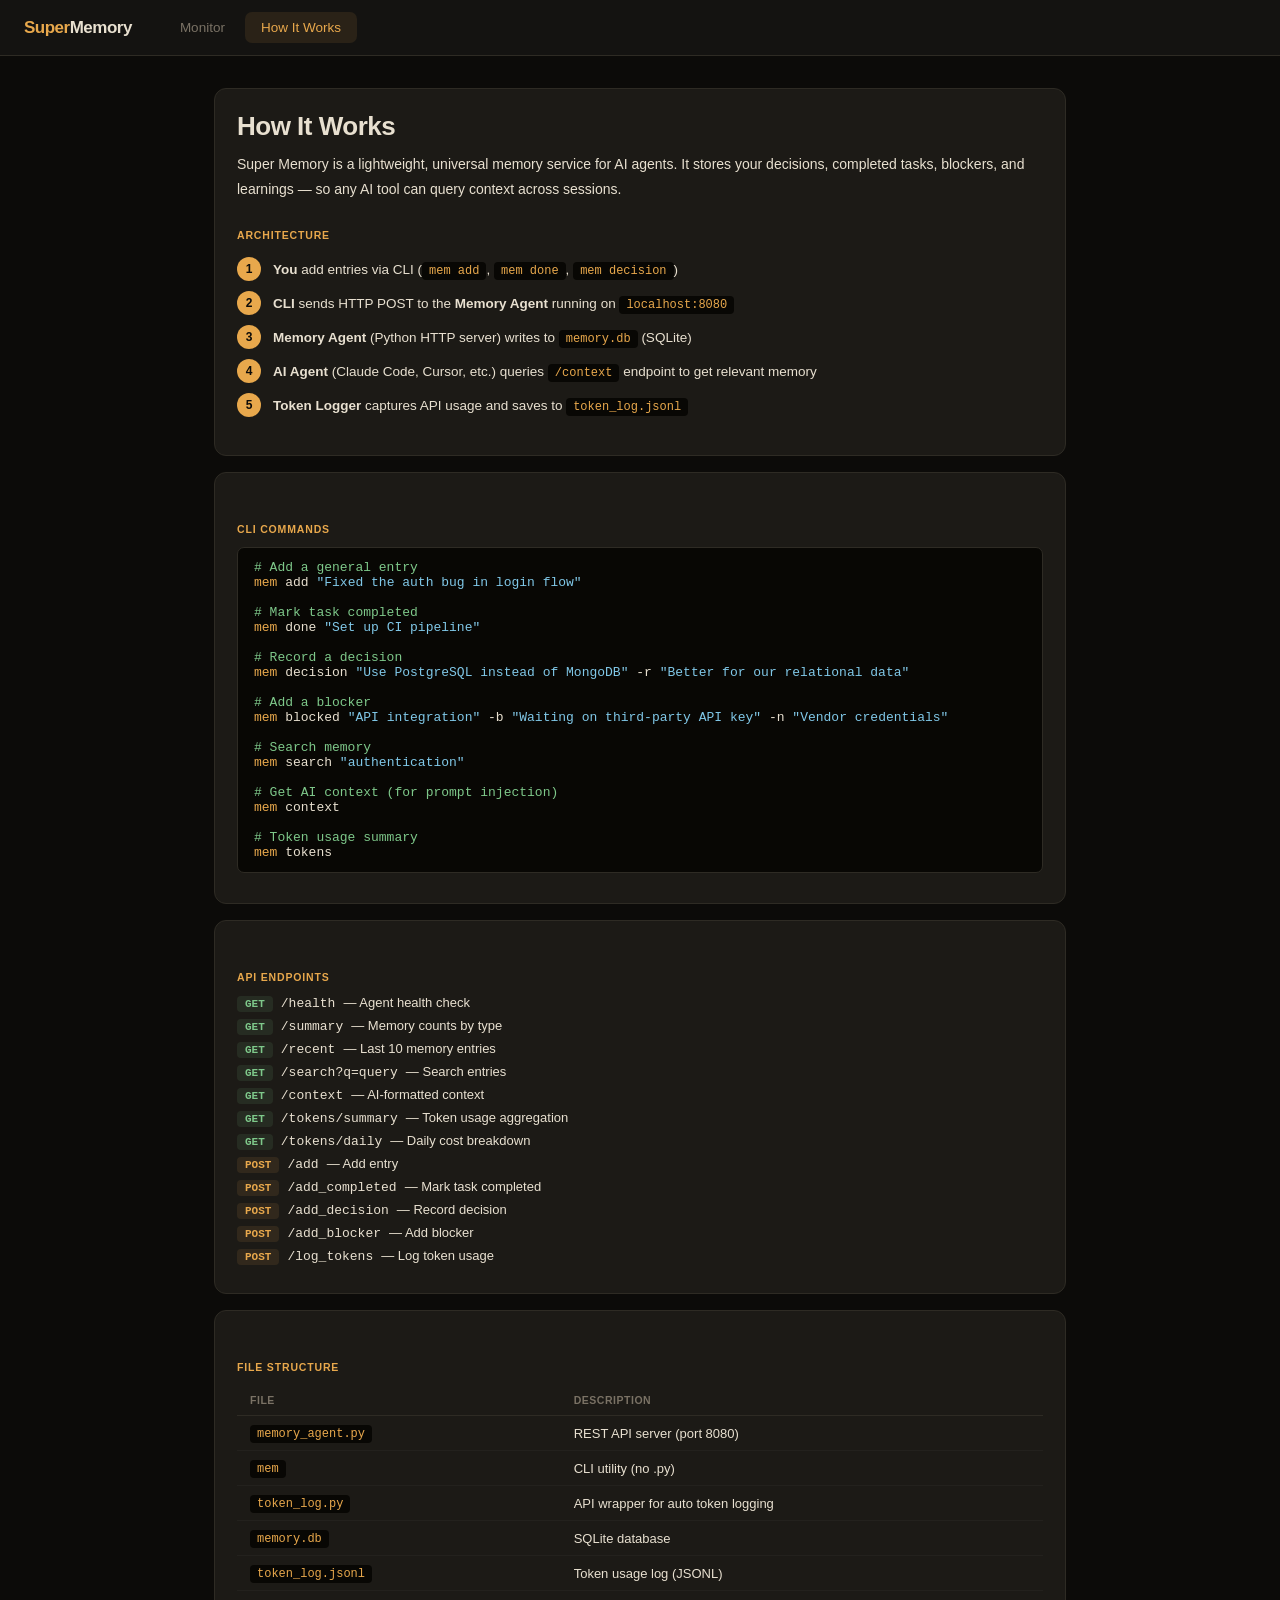
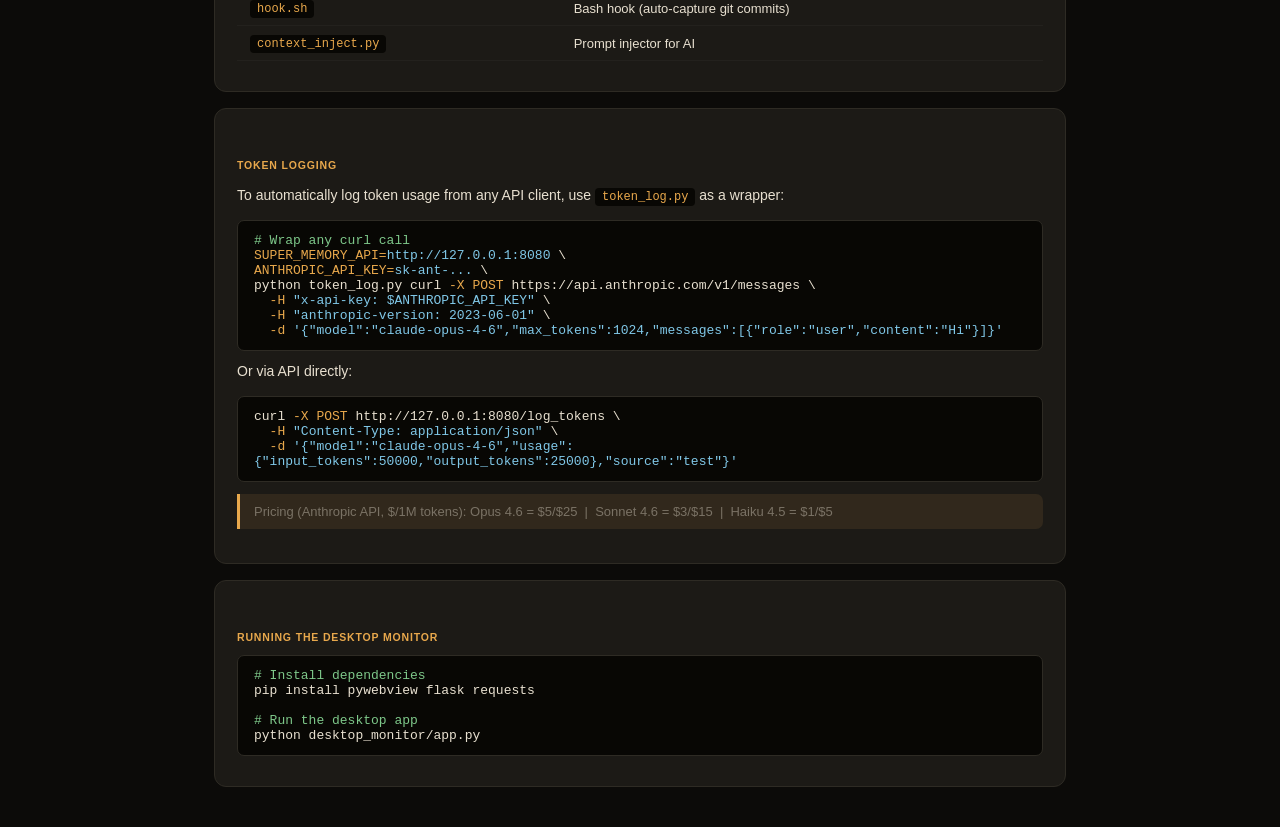
<file: desktop_monitor/templates/setup.html>
<!DOCTYPE html>
<html lang="en">
<head>
  <meta charset="UTF-8">
  <meta name="viewport" content="width=device-width, initial-scale=1.0">
  <title>How It Works — Super Memory</title>
  <style>
    * { box-sizing: border-box; margin: 0; padding: 0; }
    :root {
      --bg: #0c0b09; --surface: #141311; --card: #1c1a16; --card-hover: #242118;
      --border: #2e2b24; --border-bright: #3d3930;
      --text: #e8e0d0; --text-dim: #7a7265; --text-muted: #4a4538;
      --amber: #e8a84c; --amber-dim: rgba(232,168,76,0.10); --amber-glow: rgba(232,168,76,0.25);
      --green: #7ec88a; --green-dim: rgba(126,200,138,0.10);
      --red: #e88080; --red-dim: rgba(232,128,128,0.10);
      --cyan: #80c8e8; --cyan-dim: rgba(128,200,232,0.10);
      --purple: #b080e8; --purple-dim: rgba(176,128,232,0.10);
      --font: 'IBM Plex Sans', -apple-system, sans-serif;
      --display: 'Syne', sans-serif;
      --mono: 'IBM Plex Mono', monospace;
    }
    body { font-family: var(--font); background: var(--bg); color: var(--text); min-height: 100vh; }

    header {
      background: var(--surface); border-bottom: 1px solid var(--border);
      padding: 0 24px; display: flex; align-items: center; height: 56px;
      backdrop-filter: blur(12px);
    }
    .logo { font-family: var(--display); font-size: 17px; font-weight: 800; color: var(--amber); letter-spacing: -0.5px; }
    .logo em { font-style: normal; color: var(--text); }
    nav { display: flex; margin-left: 32px; gap: 4px; }
    nav a { padding: 8px 16px; color: var(--text-dim); text-decoration: none; font-size: 13.5px; border-radius: 7px; transition: all 0.15s; }
    nav a:hover { color: var(--text); background: rgba(232,168,76,0.05); }
    nav a.active { color: var(--amber); background: var(--amber-dim); }

    main { padding: 32px 24px; max-width: 900px; margin: 0 auto; }

    h1 { font-family: var(--display); font-size: 26px; font-weight: 800; color: var(--text); margin-bottom: 10px; letter-spacing: -0.5px; }
    h2 {
      font-size: 10.5px; font-weight: 600; color: var(--amber);
      margin: 28px 0 12px; text-transform: uppercase; letter-spacing: 0.08em;
    }
    p { font-size: 14px; line-height: 1.75; color: var(--text); margin-bottom: 12px; }

    .section { background: var(--card); border: 1px solid var(--border); border-radius: 12px; padding: 22px; margin-bottom: 16px; }

    .cmd {
      background: #080704; border: 1px solid var(--border);
      border-radius: 7px; padding: 12px 16px;
      font-family: var(--mono); font-size: 13px; color: var(--text);
      margin: 8px 0; overflow-x: auto; white-space: pre-wrap;
    }
    .cmd .c { color: var(--green); }
    .cmd .k { color: var(--amber); }
    .cmd .s { color: var(--cyan); }

    .note {
      background: var(--amber-dim); border-left: 3px solid var(--amber);
      border-radius: 0 7px 7px 0; padding: 10px 14px;
      font-size: 13px; color: var(--text-dim); margin: 12px 0;
    }

    .flow { display: flex; flex-direction: column; gap: 10px; margin: 16px 0; }
    .flow-step { display: flex; gap: 12px; align-items: flex-start; }
    .flow-num {
      width: 24px; height: 24px; border-radius: 50%;
      background: var(--amber); color: #0c0b09;
      font-size: 12px; font-weight: 800;
      display: flex; align-items: center; justify-content: center; flex-shrink: 0;
    }
    .flow-text { font-size: 13.5px; line-height: 1.5; padding-top: 3px; }
    .flow-text strong { color: var(--text); }

    .endpoint { display: flex; gap: 8px; align-items: baseline; margin: 6px 0; font-size: 13px; }
    .method { font-family: var(--mono); font-size: 11px; font-weight: 700; padding: 2px 8px; border-radius: 4px; }
    .method-get { background: var(--green-dim); color: var(--green); }
    .method-post { background: var(--amber-dim); color: var(--amber); }
    .ep-path { font-family: var(--mono); color: var(--text); }

    table { width: 100%; border-collapse: collapse; margin: 8px 0; }
    th {
      text-align: left; padding: 9px 13px; font-size: 10.5px;
      color: var(--text-dim); text-transform: uppercase;
      letter-spacing: 0.05em; border-bottom: 1px solid var(--border);
    }
    td { padding: 9px 13px; font-size: 13px; border-bottom: 1px solid rgba(255,255,255,0.03); }
    code { font-family: var(--mono); font-size: 12px; background: #080704; padding: 2px 7px; border-radius: 4px; color: var(--amber); }
  </style>
</head>
<body>

<header>
  <div class="logo">Super<em>Memory</em></div>
  <nav>
    <a href="/">Monitor</a>
    <a href="/setup" class="active">How It Works</a>
  </nav>
</header>

<main>

<div class="section">
  <h1>How It Works</h1>
  <p>Super Memory is a lightweight, universal memory service for AI agents. It stores your decisions, completed tasks, blockers, and learnings — so any AI tool can query context across sessions.</p>

  <h2>Architecture</h2>
  <div class="flow">
    <div class="flow-step">
      <div class="flow-num">1</div>
      <div class="flow-text"><strong>You</strong> add entries via CLI (<code>mem add</code>, <code>mem done</code>, <code>mem decision</code>)</div>
    </div>
    <div class="flow-step">
      <div class="flow-num">2</div>
      <div class="flow-text"><strong>CLI</strong> sends HTTP POST to the <strong>Memory Agent</strong> running on <code>localhost:8080</code></div>
    </div>
    <div class="flow-step">
      <div class="flow-num">3</div>
      <div class="flow-text"><strong>Memory Agent</strong> (Python HTTP server) writes to <code>memory.db</code> (SQLite)</div>
    </div>
    <div class="flow-step">
      <div class="flow-num">4</div>
      <div class="flow-text"><strong>AI Agent</strong> (Claude Code, Cursor, etc.) queries <code>/context</code> endpoint to get relevant memory</div>
    </div>
    <div class="flow-step">
      <div class="flow-num">5</div>
      <div class="flow-text"><strong>Token Logger</strong> captures API usage and saves to <code>token_log.jsonl</code></div>
    </div>
  </div>
</div>

<div class="section">
  <h2>CLI Commands</h2>
  <div class="cmd"><span class="c"># Add a general entry</span>
<span class="k">mem</span> add <span class="s">"Fixed the auth bug in login flow"</span>

<span class="c"># Mark task completed</span>
<span class="k">mem</span> done <span class="s">"Set up CI pipeline"</span>

<span class="c"># Record a decision</span>
<span class="k">mem</span> decision <span class="s">"Use PostgreSQL instead of MongoDB"</span> -r <span class="s">"Better for our relational data"</span>

<span class="c"># Add a blocker</span>
<span class="k">mem</span> blocked <span class="s">"API integration"</span> -b <span class="s">"Waiting on third-party API key"</span> -n <span class="s">"Vendor credentials"</span>

<span class="c"># Search memory</span>
<span class="k">mem</span> search <span class="s">"authentication"</span>

<span class="c"># Get AI context (for prompt injection)</span>
<span class="k">mem</span> context

<span class="c"># Token usage summary</span>
<span class="k">mem</span> tokens</div>
</div>

<div class="section">
  <h2>API Endpoints</h2>

  <div class="endpoint"><span class="method method-get">GET</span><span class="ep-path">/health</span> — Agent health check</div>
  <div class="endpoint"><span class="method method-get">GET</span><span class="ep-path">/summary</span> — Memory counts by type</div>
  <div class="endpoint"><span class="method method-get">GET</span><span class="ep-path">/recent</span> — Last 10 memory entries</div>
  <div class="endpoint"><span class="method method-get">GET</span><span class="ep-path">/search?q=query</span> — Search entries</div>
  <div class="endpoint"><span class="method method-get">GET</span><span class="ep-path">/context</span> — AI-formatted context</div>
  <div class="endpoint"><span class="method method-get">GET</span><span class="ep-path">/tokens/summary</span> — Token usage aggregation</div>
  <div class="endpoint"><span class="method method-get">GET</span><span class="ep-path">/tokens/daily</span> — Daily cost breakdown</div>
  <div class="endpoint"><span class="method method-post">POST</span><span class="ep-path">/add</span> — Add entry</div>
  <div class="endpoint"><span class="method method-post">POST</span><span class="ep-path">/add_completed</span> — Mark task completed</div>
  <div class="endpoint"><span class="method method-post">POST</span><span class="ep-path">/add_decision</span> — Record decision</div>
  <div class="endpoint"><span class="method method-post">POST</span><span class="ep-path">/add_blocker</span> — Add blocker</div>
  <div class="endpoint"><span class="method method-post">POST</span><span class="ep-path">/log_tokens</span> — Log token usage</div>
</div>

<div class="section">
  <h2>File Structure</h2>
  <table>
    <tr><th>File</th><th>Description</th></tr>
    <tr><td><code>memory_agent.py</code></td><td>REST API server (port 8080)</td></tr>
    <tr><td><code>mem</code></td><td>CLI utility (no .py)</td></tr>
    <tr><td><code>token_log.py</code></td><td>API wrapper for auto token logging</td></tr>
    <tr><td><code>memory.db</code></td><td>SQLite database</td></tr>
    <tr><td><code>token_log.jsonl</code></td><td>Token usage log (JSONL)</td></tr>
    <tr><td><code>hook.sh</code></td><td>Bash hook (auto-capture git commits)</td></tr>
    <tr><td><code>context_inject.py</code></td><td>Prompt injector for AI</td></tr>
  </table>
</div>

<div class="section">
  <h2>Token Logging</h2>
  <p>To automatically log token usage from any API client, use <code>token_log.py</code> as a wrapper:</p>

  <div class="cmd"><span class="c"># Wrap any curl call</span>
<span class="k">SUPER_MEMORY_API=</span><span class="s">http://127.0.0.1:8080</span> \
<span class="k">ANTHROPIC_API_KEY=</span><span class="s">sk-ant-...</span> \
python token_log.py curl <span class="k">-X POST</span> https://api.anthropic.com/v1/messages \
  <span class="k">-H</span> <span class="s">"x-api-key: $ANTHROPIC_API_KEY"</span> \
  <span class="k">-H</span> <span class="s">"anthropic-version: 2023-06-01"</span> \
  <span class="k">-d</span> <span class="s">'{"model":"claude-opus-4-6","max_tokens":1024,"messages":[{"role":"user","content":"Hi"}]}'</span></div>

  <p>Or via API directly:</p>
  <div class="cmd">curl <span class="k">-X POST</span> http://127.0.0.1:8080/log_tokens \
  <span class="k">-H</span> <span class="s">"Content-Type: application/json"</span> \
  <span class="k">-d</span> <span class="s">'{"model":"claude-opus-4-6","usage":{"input_tokens":50000,"output_tokens":25000},"source":"test"}'</span></div>

  <div class="note">Pricing (Anthropic API, $/1M tokens): Opus 4.6 = $5/$25 &nbsp;|&nbsp; Sonnet 4.6 = $3/$15 &nbsp;|&nbsp; Haiku 4.5 = $1/$5</div>
</div>

<div class="section">
  <h2>Running the Desktop Monitor</h2>
  <div class="cmd"><span class="c"># Install dependencies</span>
pip install pywebview flask requests

<span class="c"># Run the desktop app</span>
python desktop_monitor/app.py</div>
</div>

</main>

<script>
  document.querySelectorAll('nav a').forEach(a => {
    if (a.getAttribute('href') === window.location.pathname) a.classList.add('active');
  });
</script>
</body>
</html>
</file>
